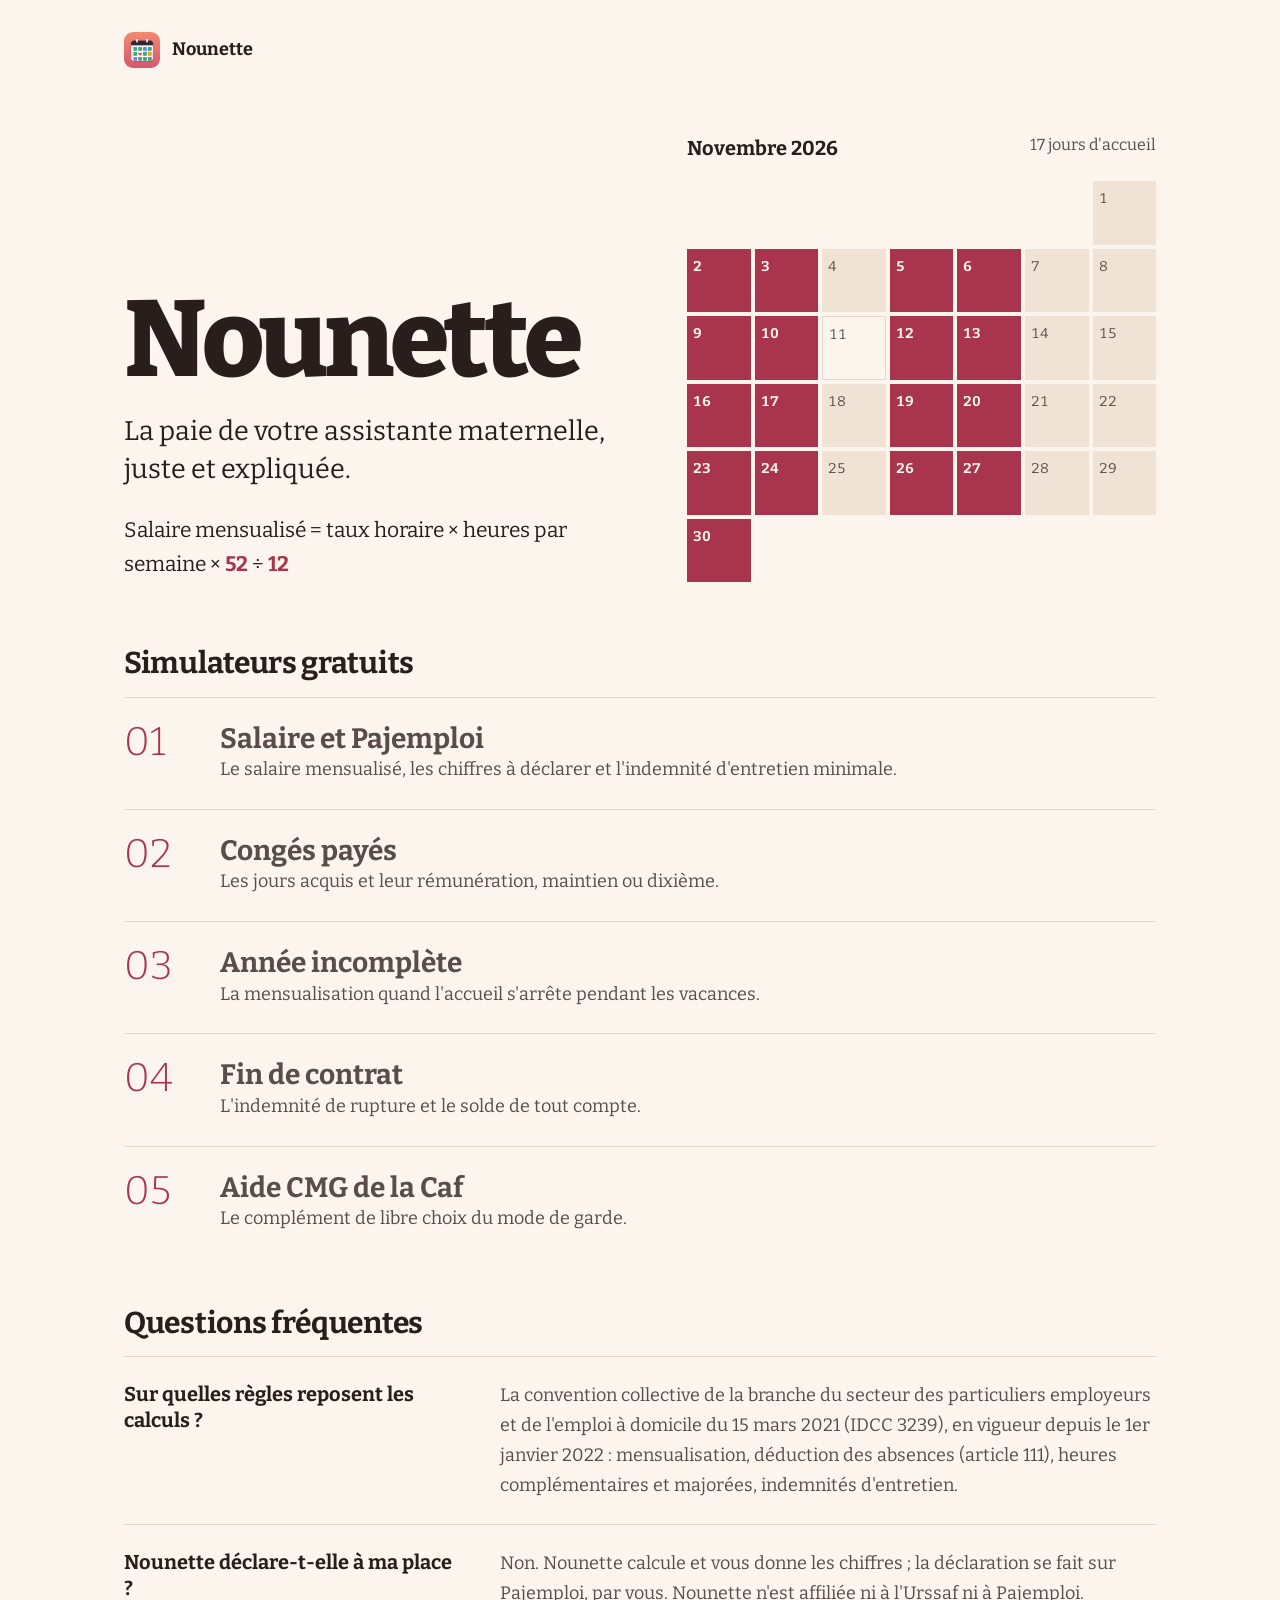
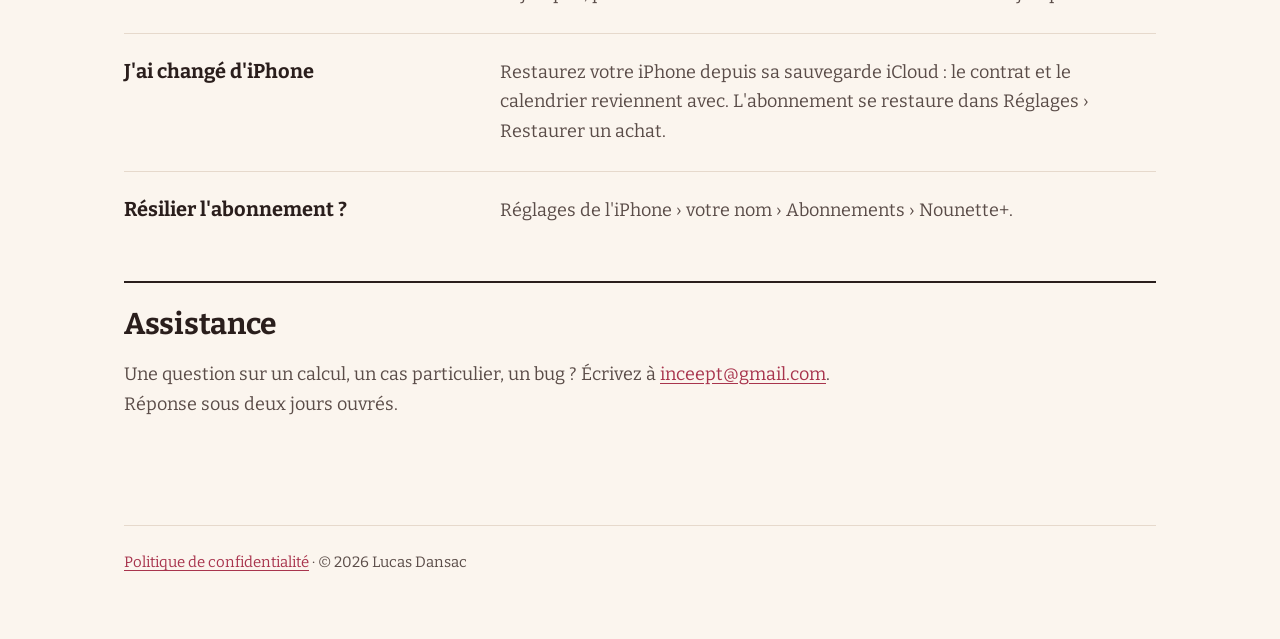
<file: index.html>
<!doctype html>
<html lang="fr"><head><meta charset="utf-8"><meta name="viewport" content="width=device-width,initial-scale=1">
<title>Nounette : assistance</title><meta name="description" content="Nounette, la paie de votre assistante maternelle sur iPhone : salaire mensualisé, Pajemploi, congés, indemnités. Simulateurs gratuits et assistance."><link rel="preload" href="fonts/bitter.woff2" as="font" type="font/woff2" crossorigin><link rel="stylesheet" href="style.css"></head>
<body><main><a class="marque" href="index.html"><img src="icon.png" alt="">Nounette</a>
<div class="haut"><div>
<h1 class="geant">Nounette</h1>
<p class="chapeau">La paie de votre assistante maternelle, juste et expliquée.</p>
<p class="formule">Salaire mensualisé = taux horaire × heures par semaine × <b>52</b> ÷ <b>12</b></p>
</div>
<figure class="mois" aria-label="Exemple : un mois d'accueil, lundi, mardi, jeudi et vendredi"><figcaption>Novembre 2026 <span>17 jours d'accueil</span></figcaption><ol><li class="v" aria-hidden="true"></li><li class="v" aria-hidden="true"></li><li class="v" aria-hidden="true"></li><li class="v" aria-hidden="true"></li><li class="v" aria-hidden="true"></li><li class="v" aria-hidden="true"></li><li>1</li><li class="t">2</li><li class="t">3</li><li>4</li><li class="t">5</li><li class="t">6</li><li>7</li><li>8</li><li class="t">9</li><li class="t">10</li><li class="e" title="11 novembre, férié">11</li><li class="t">12</li><li class="t">13</li><li>14</li><li>15</li><li class="t">16</li><li class="t">17</li><li>18</li><li class="t">19</li><li class="t">20</li><li>21</li><li>22</li><li class="t">23</li><li class="t">24</li><li>25</li><li class="t">26</li><li class="t">27</li><li>28</li><li>29</li><li class="t">30</li></ol></figure>
</div>
<h2>Simulateurs gratuits</h2>
<ul class="outils">
<li><a href="calcul-salaire-assistante-maternelle.html"><span><b>Salaire et Pajemploi</b><span>Le salaire mensualisé, les chiffres à déclarer et l'indemnité d'entretien minimale.</span></span></a></li>
<li><a href="calcul-conges-payes-assistante-maternelle.html"><span><b>Congés payés</b><span>Les jours acquis et leur rémunération, maintien ou dixième.</span></span></a></li>
<li><a href="mensualisation-annee-incomplete-assistante-maternelle.html"><span><b>Année incomplète</b><span>La mensualisation quand l'accueil s'arrête pendant les vacances.</span></span></a></li>
<li><a href="indemnite-rupture-assistante-maternelle.html"><span><b>Fin de contrat</b><span>L'indemnité de rupture et le solde de tout compte.</span></span></a></li>
<li><a href="simulateur-cmg-assistante-maternelle.html"><span><b>Aide CMG de la Caf</b><span>Le complément de libre choix du mode de garde.</span></span></a></li>
</ul>
<h2>Questions fréquentes</h2>
<section class="faq"><h3>Sur quelles règles reposent les calculs ?</h3><p>La convention collective de la branche du secteur des particuliers employeurs et de l'emploi à domicile du 15 mars 2021 (IDCC 3239), en vigueur depuis le 1er janvier 2022 : mensualisation, déduction des absences (article 111), heures complémentaires et majorées, indemnités d'entretien.</p></section>
<section class="faq"><h3>Nounette déclare-t-elle à ma place ?</h3><p>Non. Nounette calcule et vous donne les chiffres ; la déclaration se fait sur Pajemploi, par vous. Nounette n'est affiliée ni à l'Urssaf ni à Pajemploi.</p></section>
<section class="faq"><h3>J'ai changé d'iPhone</h3><p>Restaurez votre iPhone depuis sa sauvegarde iCloud : le contrat et le calendrier reviennent avec. L'abonnement se restaure dans Réglages › Restaurer un achat.</p></section>
<section class="faq"><h3>Résilier l'abonnement ?</h3><p>Réglages de l'iPhone › votre nom › Abonnements › Nounette+.</p></section>
<section class="card"><h2 style="margin-top:0">Assistance</h2><p>Une question sur un calcul, un cas particulier, un bug ? Écrivez à <a href="mailto:inceept@gmail.com?subject=Nounette">inceept@gmail.com</a>. Réponse sous deux jours ouvrés.</p></section>
<footer><a href="confidentialite.html">Politique de confidentialité</a> · © 2026 Lucas Dansac</footer></main></body></html>
</file>
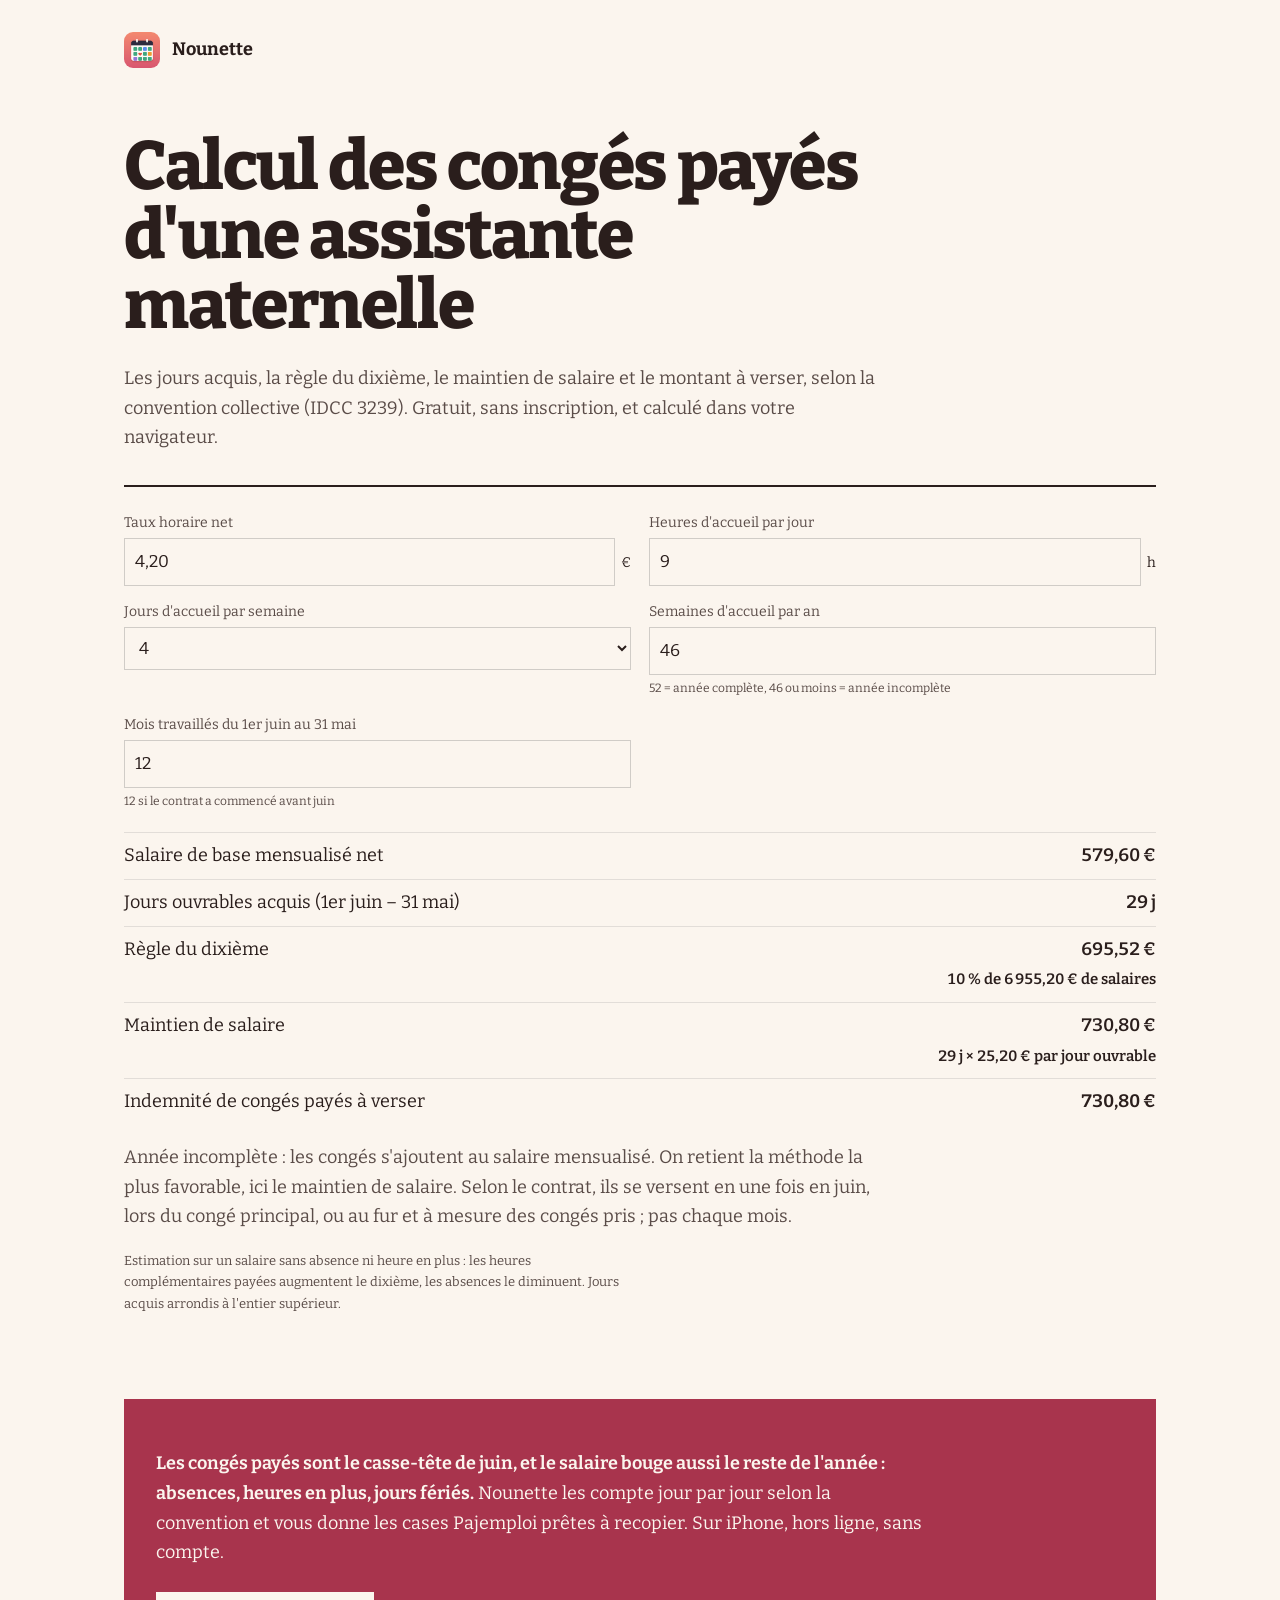
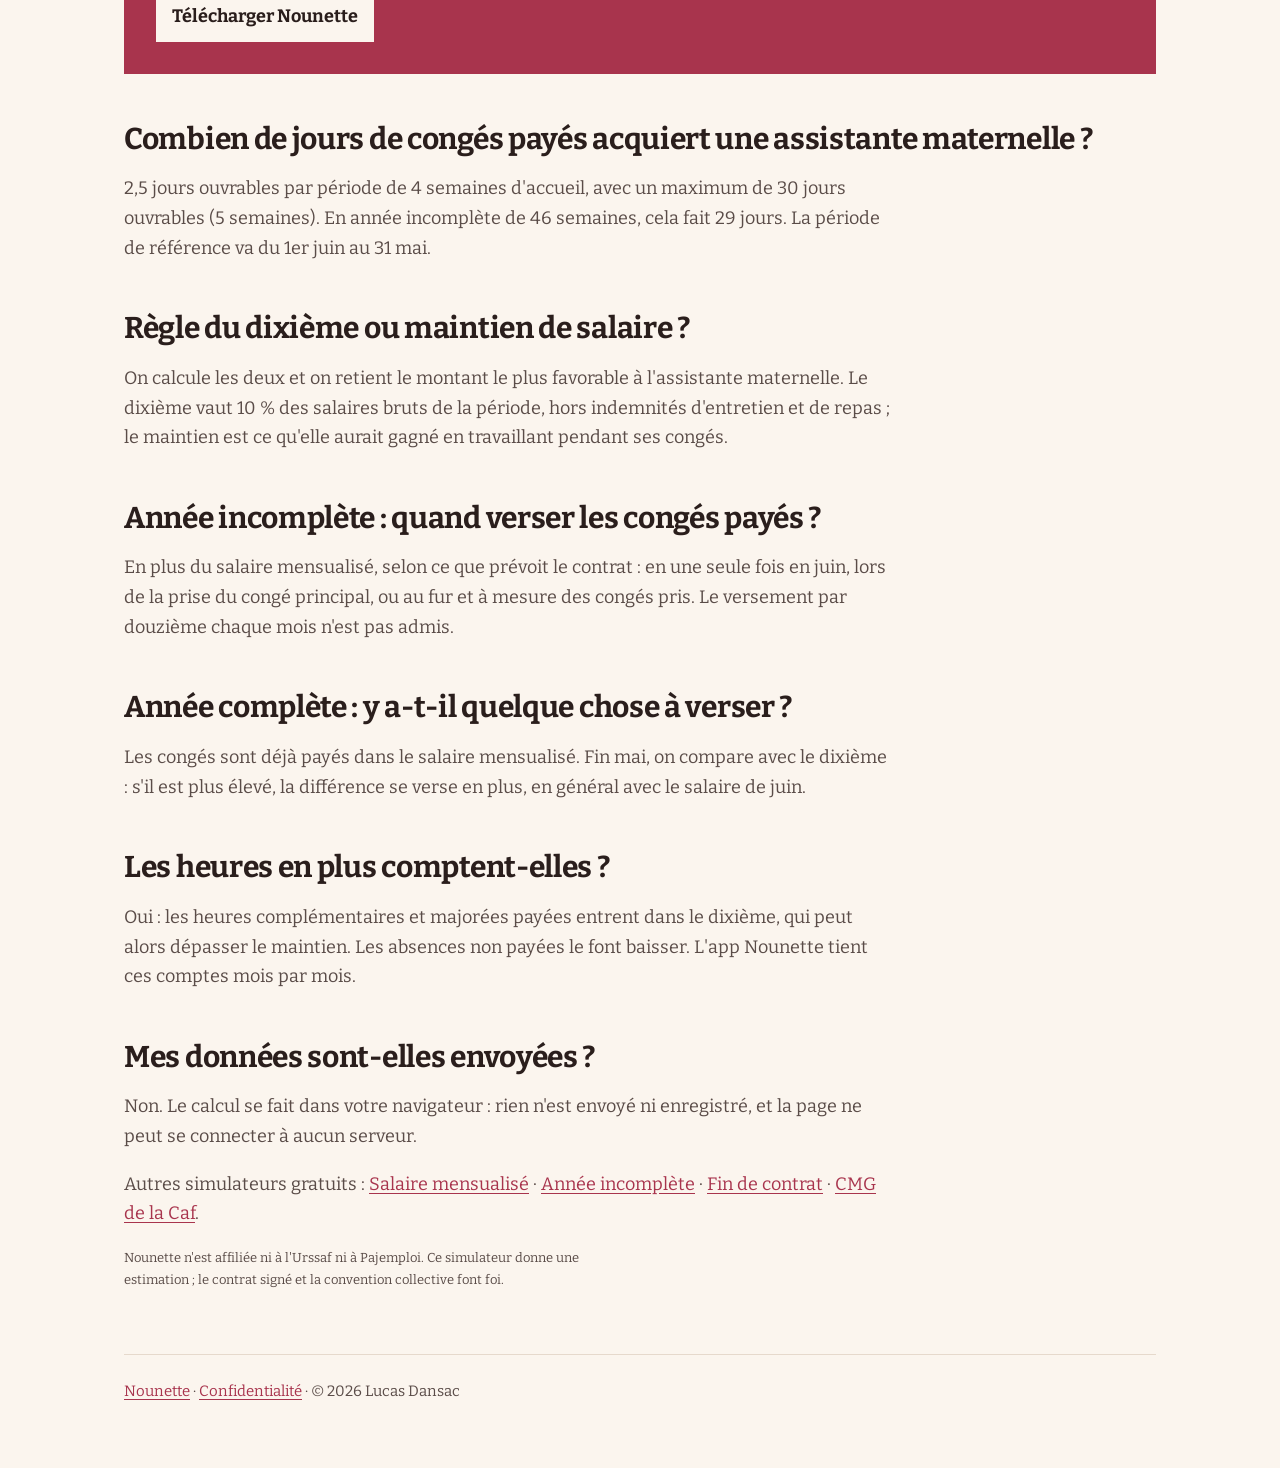
<file: calcul-conges-payes-assistante-maternelle.html>
<!doctype html>
<html lang="fr"><head><meta charset="utf-8"><meta http-equiv="Content-Security-Policy" content="default-src 'self'; script-src 'self'; style-src 'self' 'unsafe-inline'; img-src 'self' data:; connect-src 'none'; object-src 'none'; base-uri 'none'; form-action 'none'"><meta name="referrer" content="no-referrer"><meta name="viewport" content="width=device-width,initial-scale=1">
<title>Congés payés d&#x27;une assistante maternelle 2026 : calcul gratuit (dixième ou maintien) | Nounette</title>
<meta name="description" content="Calculez les congés payés de votre assistante maternelle : jours acquis du 1er juin au 31 mai, règle du dixième, maintien de salaire, montant à verser en année complète ou incomplète. Gratuit, dans votre navigateur.">
<link rel="canonical" href="https://komorebideuxiemedunom.github.io/nounette-app/calcul-conges-payes-assistante-maternelle.html"><link rel="preload" href="fonts/bitter.woff2" as="font" type="font/woff2" crossorigin><link rel="stylesheet" href="style.css"><script src="conges.js" defer></script>
<script type="application/ld+json">{"@context": "https://schema.org", "@type": "WebApplication", "name": "Calcul des congés payés d'une assistante maternelle", "applicationCategory": "FinanceApplication", "operatingSystem": "Web", "offers": {"@type": "Offer", "price": "0", "priceCurrency": "EUR"}, "url": "https://komorebideuxiemedunom.github.io/nounette-app/calcul-conges-payes-assistante-maternelle.html"}</script>
<script type="application/ld+json">{"@context": "https://schema.org", "@type": "FAQPage", "mainEntity": [{"@type": "Question", "name": "Combien de jours de congés payés acquiert une assistante maternelle ?", "acceptedAnswer": {"@type": "Answer", "text": "2,5 jours ouvrables par période de 4 semaines d'accueil, avec un maximum de 30 jours ouvrables (5 semaines). En année incomplète de 46 semaines, cela fait 29 jours. La période de référence va du 1er juin au 31 mai."}}, {"@type": "Question", "name": "Règle du dixième ou maintien de salaire ?", "acceptedAnswer": {"@type": "Answer", "text": "On calcule les deux et on retient le montant le plus favorable à l'assistante maternelle. Le dixième vaut 10 % des salaires bruts de la période, hors indemnités d'entretien et de repas ; le maintien est ce qu'elle aurait gagné en travaillant pendant ses congés."}}, {"@type": "Question", "name": "Année incomplète : quand verser les congés payés ?", "acceptedAnswer": {"@type": "Answer", "text": "En plus du salaire mensualisé, selon ce que prévoit le contrat : en une seule fois en juin, lors de la prise du congé principal, ou au fur et à mesure des congés pris. Le versement par douzième chaque mois n'est pas admis."}}, {"@type": "Question", "name": "Année complète : y a-t-il quelque chose à verser ?", "acceptedAnswer": {"@type": "Answer", "text": "Les congés sont déjà payés dans le salaire mensualisé. Fin mai, on compare avec le dixième : s'il est plus élevé, la différence se verse en plus, en général avec le salaire de juin."}}, {"@type": "Question", "name": "Les heures en plus comptent-elles ?", "acceptedAnswer": {"@type": "Answer", "text": "Oui : les heures complémentaires et majorées payées entrent dans le dixième, qui peut alors dépasser le maintien. Les absences non payées le font baisser. L'app Nounette tient ces comptes mois par mois."}}, {"@type": "Question", "name": "Mes données sont-elles envoyées ?", "acceptedAnswer": {"@type": "Answer", "text": "Non. Le calcul se fait dans votre navigateur : rien n'est envoyé ni enregistré, et la page ne peut se connecter à aucun serveur."}}]}</script></head>
<body><main><a class="marque" href="index.html"><img src="icon.png" alt="">Nounette</a>
<h1>Calcul des congés payés d'une assistante maternelle</h1>
<p>Les jours acquis, la règle du dixième, le maintien de salaire et le montant à verser, selon la convention collective (IDCC 3239). Gratuit, sans inscription, et calculé dans votre navigateur.</p>
<form class="card" id="calcul">
<div class="champs">
<label>Taux horaire net<span><input id="taux" inputmode="decimal" value="4,20"> €</span></label>
<label>Heures d'accueil par jour<span><input id="heures" inputmode="decimal" value="9"> h</span></label>
<label>Jours d'accueil par semaine<span><select id="jours"><option>1</option><option>2</option><option>3</option><option selected>4</option><option>5</option><option>6</option></select></span></label>
<label>Semaines d'accueil par an<span><input id="semaines" type="number" min="1" max="52" value="46"></span><small>52 = année complète, 46 ou moins = année incomplète</small></label>
<label>Mois travaillés du 1er juin au 31 mai<span><input id="mois" type="number" min="1" max="12" value="12"></span><small>12 si le contrat a commencé avant juin</small></label>
</div>
<div id="resultat" aria-live="polite"></div>
</form>
<div class="cta"><p><strong>Les congés payés sont le casse-tête de juin, et le salaire bouge aussi le reste de l'année : absences, heures en plus, jours fériés.</strong> Nounette les compte jour par jour selon la convention et vous donne les cases Pajemploi prêtes à recopier. Sur iPhone, hors ligne, sans compte.</p><a class="btn" href="https://apps.apple.com/fr/app/id6818434305">Télécharger Nounette</a></div>
<h2>Combien de jours de congés payés acquiert une assistante maternelle ?</h2><p>2,5 jours ouvrables par période de 4 semaines d'accueil, avec un maximum de 30 jours ouvrables (5 semaines). En année incomplète de 46 semaines, cela fait 29 jours. La période de référence va du 1er juin au 31 mai.</p><h2>Règle du dixième ou maintien de salaire ?</h2><p>On calcule les deux et on retient le montant le plus favorable à l'assistante maternelle. Le dixième vaut 10 % des salaires bruts de la période, hors indemnités d'entretien et de repas ; le maintien est ce qu'elle aurait gagné en travaillant pendant ses congés.</p><h2>Année incomplète : quand verser les congés payés ?</h2><p>En plus du salaire mensualisé, selon ce que prévoit le contrat : en une seule fois en juin, lors de la prise du congé principal, ou au fur et à mesure des congés pris. Le versement par douzième chaque mois n'est pas admis.</p><h2>Année complète : y a-t-il quelque chose à verser ?</h2><p>Les congés sont déjà payés dans le salaire mensualisé. Fin mai, on compare avec le dixième : s'il est plus élevé, la différence se verse en plus, en général avec le salaire de juin.</p><h2>Les heures en plus comptent-elles ?</h2><p>Oui : les heures complémentaires et majorées payées entrent dans le dixième, qui peut alors dépasser le maintien. Les absences non payées le font baisser. L'app Nounette tient ces comptes mois par mois.</p><h2>Mes données sont-elles envoyées ?</h2><p>Non. Le calcul se fait dans votre navigateur : rien n'est envoyé ni enregistré, et la page ne peut se connecter à aucun serveur.</p>
<p>Autres simulateurs gratuits : <a href="calcul-salaire-assistante-maternelle.html">Salaire mensualisé</a> · <a href="mensualisation-annee-incomplete-assistante-maternelle.html">Année incomplète</a> · <a href="indemnite-rupture-assistante-maternelle.html">Fin de contrat</a> · <a href="simulateur-cmg-assistante-maternelle.html">CMG de la Caf</a>.</p>
<p class="note">Nounette n'est affiliée ni à l'Urssaf ni à Pajemploi. Ce simulateur donne une estimation ; le contrat signé et la convention collective font foi.</p>
<footer><a href="index.html">Nounette</a> · <a href="confidentialite.html">Confidentialité</a> · © 2026 Lucas Dansac</footer></main></body></html>
</file>
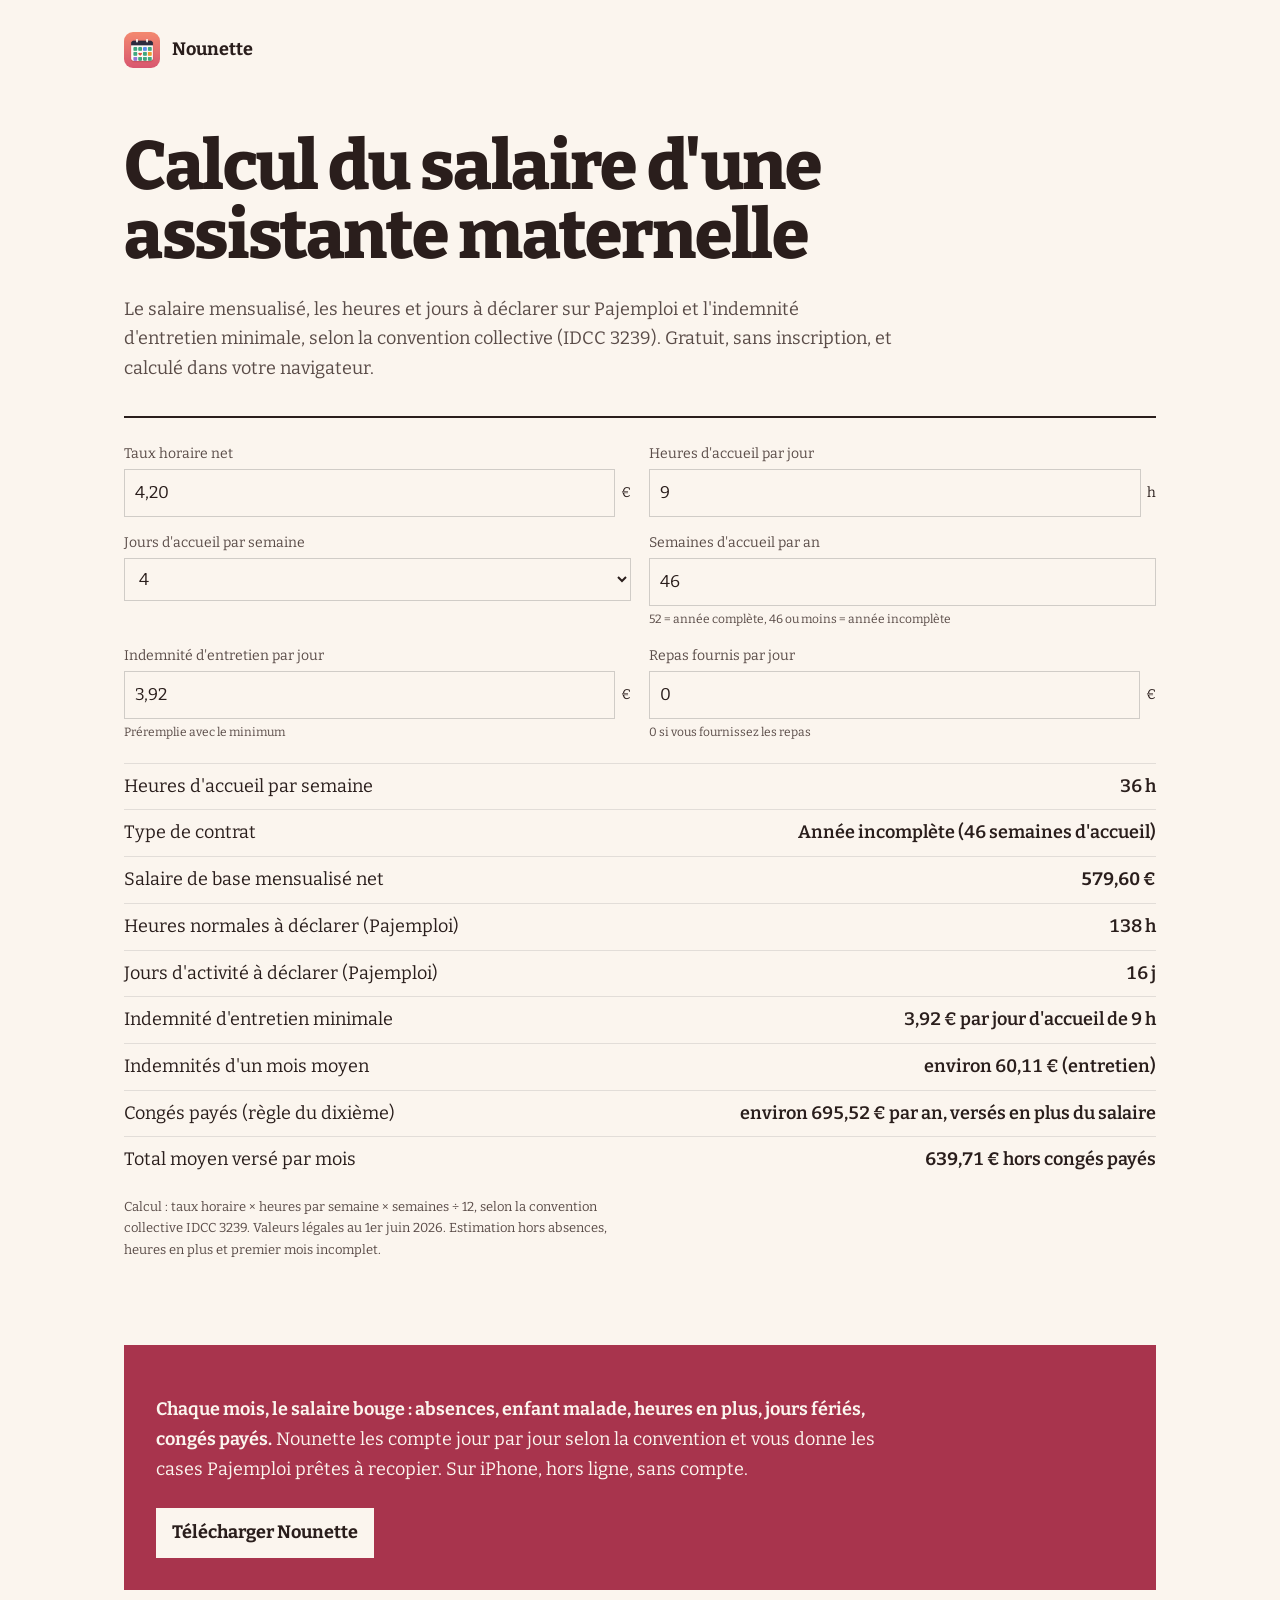
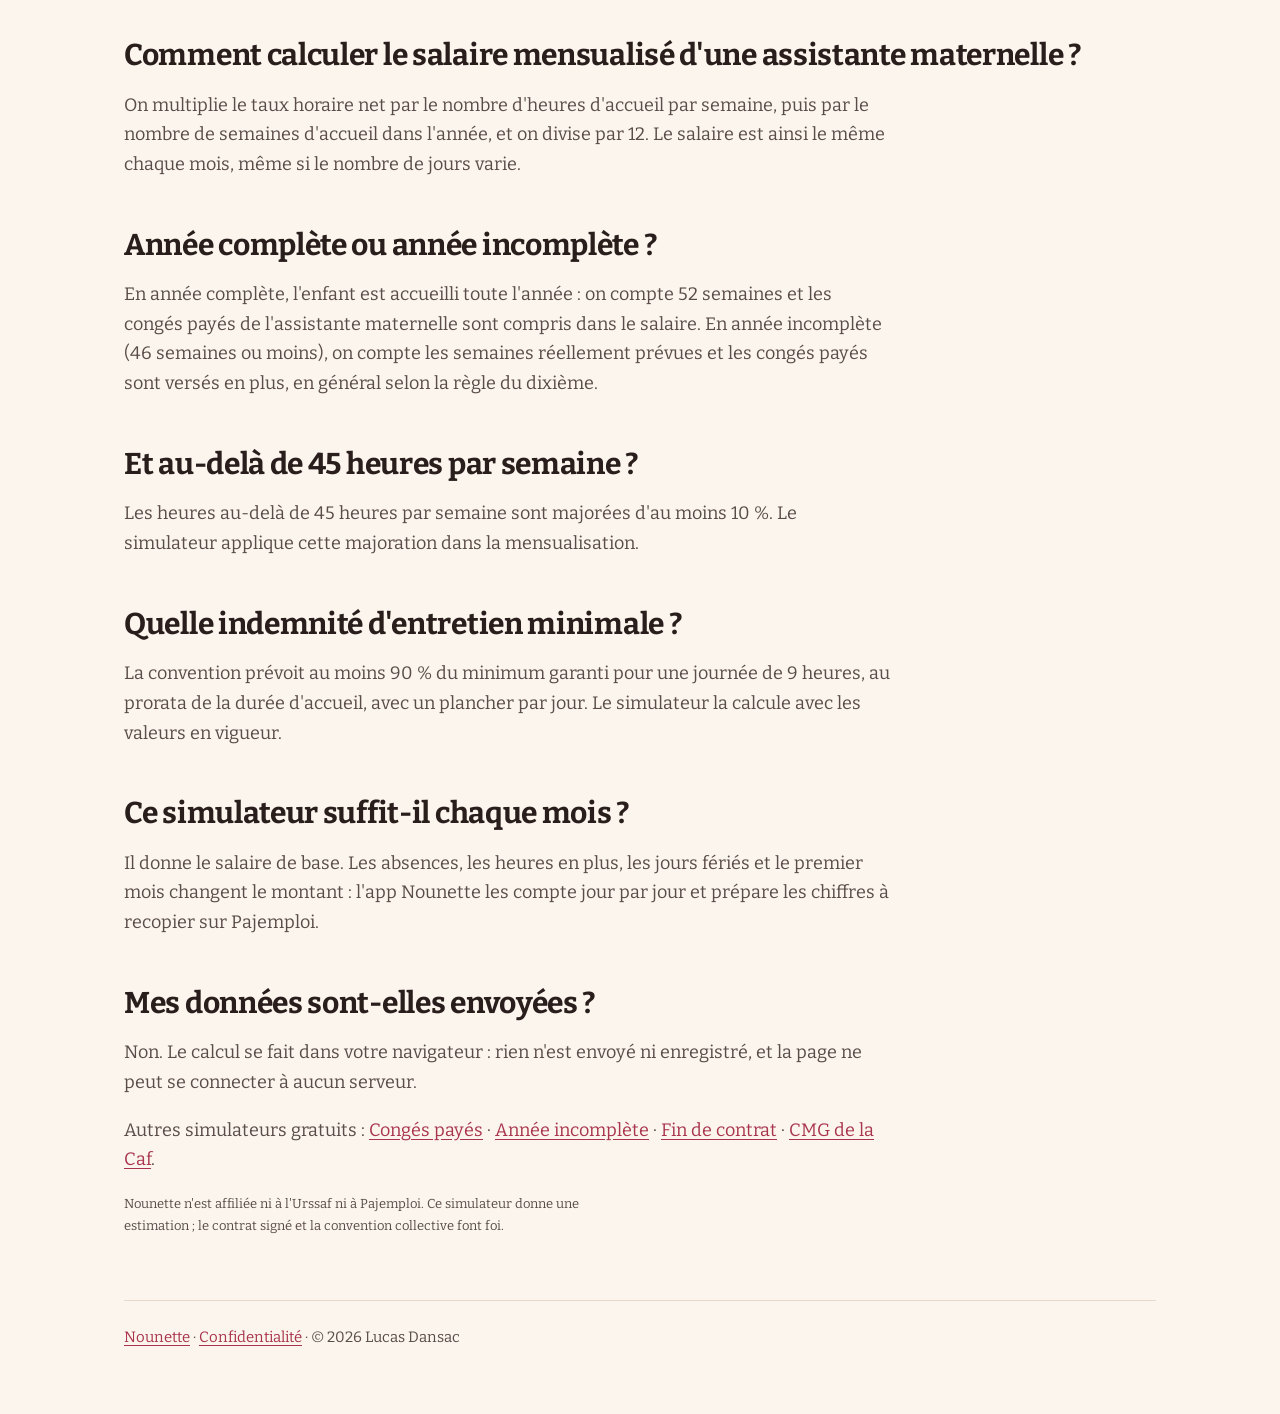
<file: calcul-salaire-assistante-maternelle.html>
<!doctype html>
<html lang="fr"><head><meta charset="utf-8"><meta http-equiv="Content-Security-Policy" content="default-src 'self'; script-src 'self'; style-src 'self' 'unsafe-inline'; img-src 'self' data:; connect-src 'none'; object-src 'none'; base-uri 'none'; form-action 'none'"><meta name="referrer" content="no-referrer"><meta name="viewport" content="width=device-width,initial-scale=1">
<title>Calcul du salaire d'une assistante maternelle 2026 : simulateur gratuit | Nounette</title>
<meta name="description" content="Simulateur gratuit du salaire mensualisé d'une assistante maternelle : année complète ou incomplète, heures majorées, indemnité d'entretien minimale, chiffres Pajemploi. Calcul dans votre navigateur, rien n'est envoyé.">
<link rel="canonical" href="https://komorebideuxiemedunom.github.io/nounette-app/calcul-salaire-assistante-maternelle.html"><link rel="preload" href="fonts/bitter.woff2" as="font" type="font/woff2" crossorigin><link rel="stylesheet" href="style.css"><script src="calcul.js" defer></script>
<script type="application/ld+json">{"@context": "https://schema.org", "@type": "WebApplication", "name": "Simulateur de salaire d'assistante maternelle", "applicationCategory": "FinanceApplication", "operatingSystem": "Web", "offers": {"@type": "Offer", "price": "0", "priceCurrency": "EUR"}, "url": "https://komorebideuxiemedunom.github.io/nounette-app/calcul-salaire-assistante-maternelle.html"}</script>
<script type="application/ld+json">{"@context": "https://schema.org", "@type": "FAQPage", "mainEntity": [{"@type": "Question", "name": "Comment calculer le salaire mensualisé d'une assistante maternelle ?", "acceptedAnswer": {"@type": "Answer", "text": "On multiplie le taux horaire net par le nombre d'heures d'accueil par semaine, puis par le nombre de semaines d'accueil dans l'année, et on divise par 12. Le salaire est ainsi le même chaque mois, même si le nombre de jours varie."}}, {"@type": "Question", "name": "Année complète ou année incomplète ?", "acceptedAnswer": {"@type": "Answer", "text": "En année complète, l'enfant est accueilli toute l'année : on compte 52 semaines et les congés payés de l'assistante maternelle sont compris dans le salaire. En année incomplète (46 semaines ou moins), on compte les semaines réellement prévues et les congés payés sont versés en plus, en général selon la règle du dixième."}}, {"@type": "Question", "name": "Et au-delà de 45 heures par semaine ?", "acceptedAnswer": {"@type": "Answer", "text": "Les heures au-delà de 45 heures par semaine sont majorées d'au moins 10 %. Le simulateur applique cette majoration dans la mensualisation."}}, {"@type": "Question", "name": "Quelle indemnité d'entretien minimale ?", "acceptedAnswer": {"@type": "Answer", "text": "La convention prévoit au moins 90 % du minimum garanti pour une journée de 9 heures, au prorata de la durée d'accueil, avec un plancher par jour. Le simulateur la calcule avec les valeurs en vigueur."}}, {"@type": "Question", "name": "Ce simulateur suffit-il chaque mois ?", "acceptedAnswer": {"@type": "Answer", "text": "Il donne le salaire de base. Les absences, les heures en plus, les jours fériés et le premier mois changent le montant : l'app Nounette les compte jour par jour et prépare les chiffres à recopier sur Pajemploi."}}, {"@type": "Question", "name": "Mes données sont-elles envoyées ?", "acceptedAnswer": {"@type": "Answer", "text": "Non. Le calcul se fait dans votre navigateur : rien n'est envoyé ni enregistré, et la page ne peut se connecter à aucun serveur."}}]}</script></head>
<body><main><a class="marque" href="index.html"><img src="icon.png" alt="">Nounette</a>
<h1>Calcul du salaire d'une assistante maternelle</h1>
<p>Le salaire mensualisé, les heures et jours à déclarer sur Pajemploi et l'indemnité d'entretien minimale, selon la convention collective (IDCC 3239). Gratuit, sans inscription, et calculé dans votre navigateur.</p>
<form class="card" id="calcul">
<div class="champs">
<label>Taux horaire net<span><input id="taux" inputmode="decimal" value="4,20"> €</span></label>
<label>Heures d'accueil par jour<span><input id="heures" inputmode="decimal" value="9"> h</span></label>
<label>Jours d'accueil par semaine<span><select id="jours"><option>1</option><option>2</option><option>3</option><option selected>4</option><option>5</option><option>6</option></select></span></label>
<label>Semaines d'accueil par an<span><input id="semaines" type="number" min="1" max="52" value="46"></span><small>52 = année complète, 46 ou moins = année incomplète</small></label>
<label>Indemnité d'entretien par jour<span><input id="entretien" inputmode="decimal"> €</span><small>Préremplie avec le minimum</small></label>
<label>Repas fournis par jour<span><input id="repas" inputmode="decimal" value="0"> €</span><small>0 si vous fournissez les repas</small></label>
</div>
<div id="resultat" aria-live="polite"></div>
</form>
<div class="cta"><p><strong>Chaque mois, le salaire bouge : absences, enfant malade, heures en plus, jours fériés, congés payés.</strong> Nounette les compte jour par jour selon la convention et vous donne les cases Pajemploi prêtes à recopier. Sur iPhone, hors ligne, sans compte.</p><a class="btn" href="https://apps.apple.com/fr/app/id6818434305">Télécharger Nounette</a></div>
<h2>Comment calculer le salaire mensualisé d'une assistante maternelle ?</h2><p>On multiplie le taux horaire net par le nombre d'heures d'accueil par semaine, puis par le nombre de semaines d'accueil dans l'année, et on divise par 12. Le salaire est ainsi le même chaque mois, même si le nombre de jours varie.</p><h2>Année complète ou année incomplète ?</h2><p>En année complète, l'enfant est accueilli toute l'année : on compte 52 semaines et les congés payés de l'assistante maternelle sont compris dans le salaire. En année incomplète (46 semaines ou moins), on compte les semaines réellement prévues et les congés payés sont versés en plus, en général selon la règle du dixième.</p><h2>Et au-delà de 45 heures par semaine ?</h2><p>Les heures au-delà de 45 heures par semaine sont majorées d'au moins 10 %. Le simulateur applique cette majoration dans la mensualisation.</p><h2>Quelle indemnité d'entretien minimale ?</h2><p>La convention prévoit au moins 90 % du minimum garanti pour une journée de 9 heures, au prorata de la durée d'accueil, avec un plancher par jour. Le simulateur la calcule avec les valeurs en vigueur.</p><h2>Ce simulateur suffit-il chaque mois ?</h2><p>Il donne le salaire de base. Les absences, les heures en plus, les jours fériés et le premier mois changent le montant : l'app Nounette les compte jour par jour et prépare les chiffres à recopier sur Pajemploi.</p><h2>Mes données sont-elles envoyées ?</h2><p>Non. Le calcul se fait dans votre navigateur : rien n'est envoyé ni enregistré, et la page ne peut se connecter à aucun serveur.</p>
<p>Autres simulateurs gratuits : <a href="calcul-conges-payes-assistante-maternelle.html">Congés payés</a> · <a href="mensualisation-annee-incomplete-assistante-maternelle.html">Année incomplète</a> · <a href="indemnite-rupture-assistante-maternelle.html">Fin de contrat</a> · <a href="simulateur-cmg-assistante-maternelle.html">CMG de la Caf</a>.</p>
<p class="note">Nounette n'est affiliée ni à l'Urssaf ni à Pajemploi. Ce simulateur donne une estimation ; le contrat signé et la convention collective font foi.</p>
<footer><a href="index.html">Nounette</a> · <a href="confidentialite.html">Confidentialité</a> · © 2026 Lucas Dansac</footer></main></body></html>
</file>
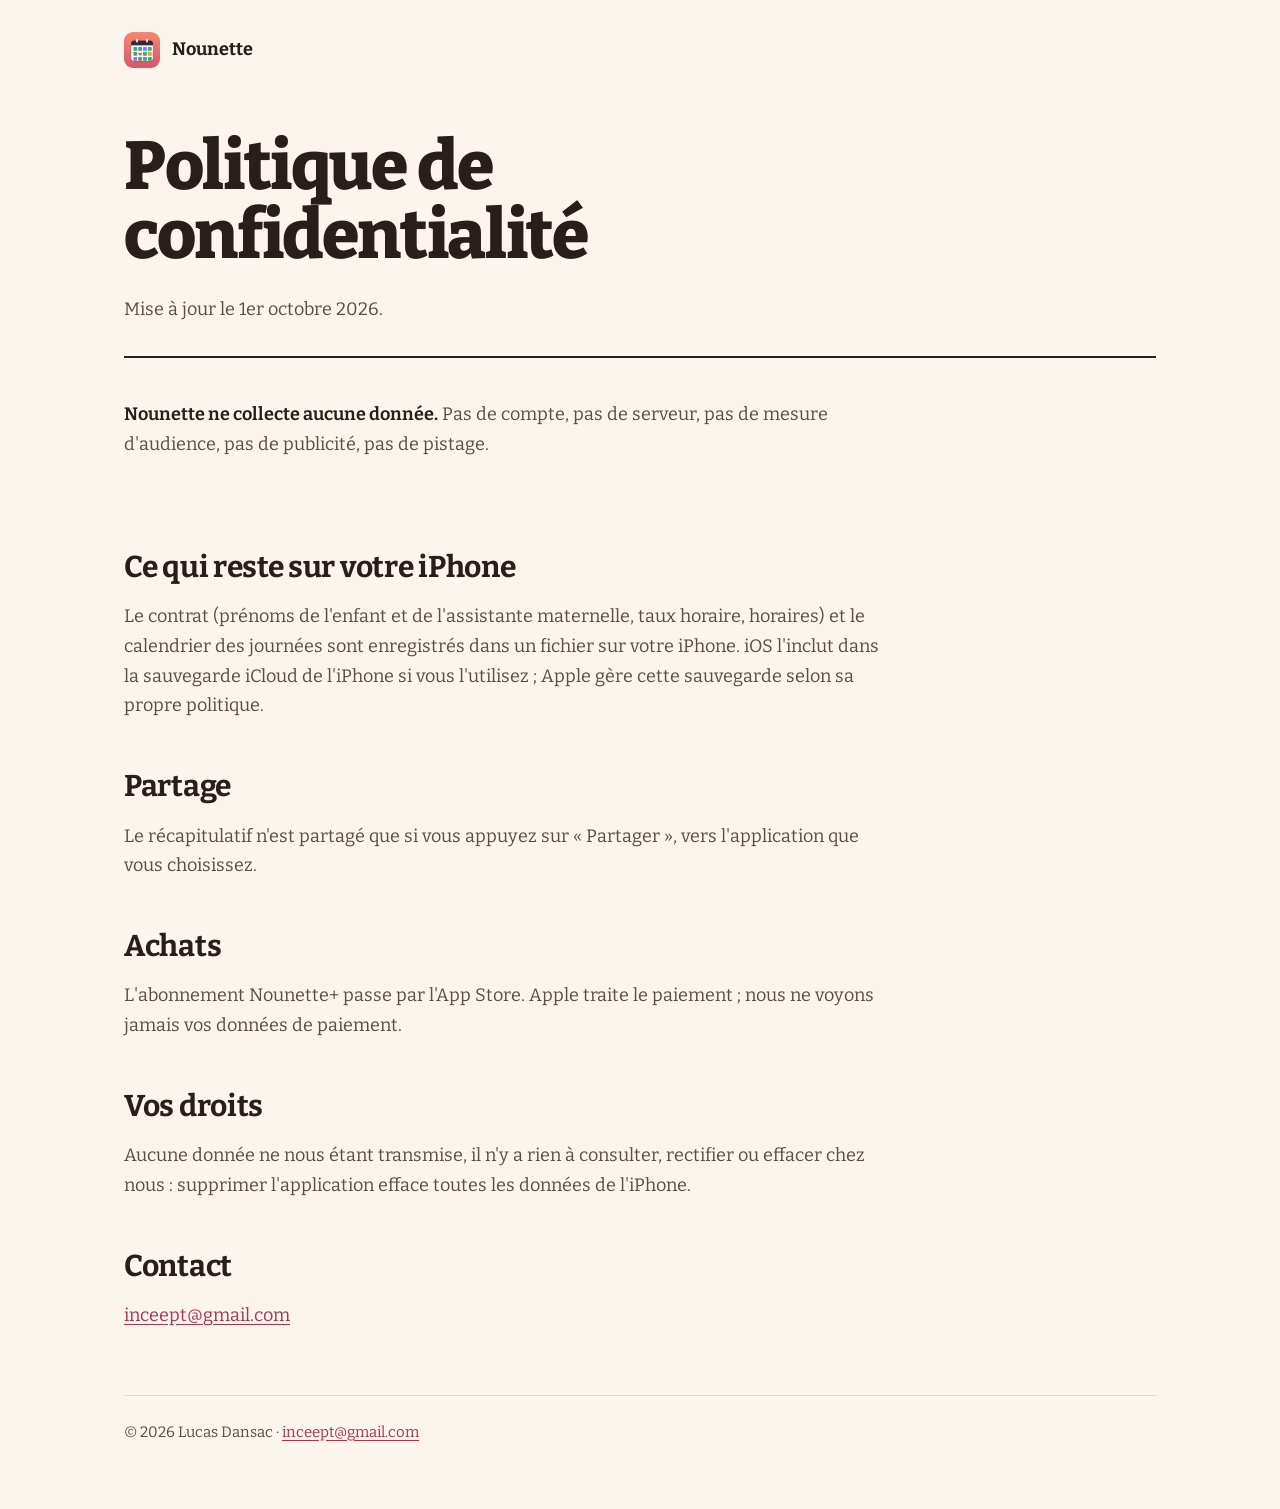
<file: confidentialite.html>
<!doctype html>
<html lang="fr"><head><meta charset="utf-8"><meta name="viewport" content="width=device-width,initial-scale=1">
<title>Nounette : Confidentialité</title><link rel="preload" href="fonts/bitter.woff2" as="font" type="font/woff2" crossorigin><link rel="stylesheet" href="style.css"></head>
<body><main><a class="marque" href="index.html"><img src="icon.png" alt="">Nounette</a>
<h1>Politique de confidentialité</h1><p>Mise à jour le 1er octobre 2026.</p>
<div class="card"><p><strong>Nounette ne collecte aucune donnée.</strong> Pas de compte, pas de serveur, pas de mesure d'audience, pas de publicité, pas de pistage.</p></div>
<h2>Ce qui reste sur votre iPhone</h2><p>Le contrat (prénoms de l'enfant et de l'assistante maternelle, taux horaire, horaires) et le calendrier des journées sont enregistrés dans un fichier sur votre iPhone. iOS l'inclut dans la sauvegarde iCloud de l'iPhone si vous l'utilisez ; Apple gère cette sauvegarde selon sa propre politique.</p>
<h2>Partage</h2><p>Le récapitulatif n'est partagé que si vous appuyez sur « Partager », vers l'application que vous choisissez.</p>
<h2>Achats</h2><p>L'abonnement Nounette+ passe par l'App Store. Apple traite le paiement ; nous ne voyons jamais vos données de paiement.</p>
<h2>Vos droits</h2><p>Aucune donnée ne nous étant transmise, il n'y a rien à consulter, rectifier ou effacer chez nous : supprimer l'application efface toutes les données de l'iPhone.</p>
<h2>Contact</h2><p><a href="mailto:inceept@gmail.com">inceept@gmail.com</a></p><footer>© 2026 Lucas Dansac · <a href="mailto:inceept@gmail.com">inceept@gmail.com</a></footer></main></body></html>
</file>
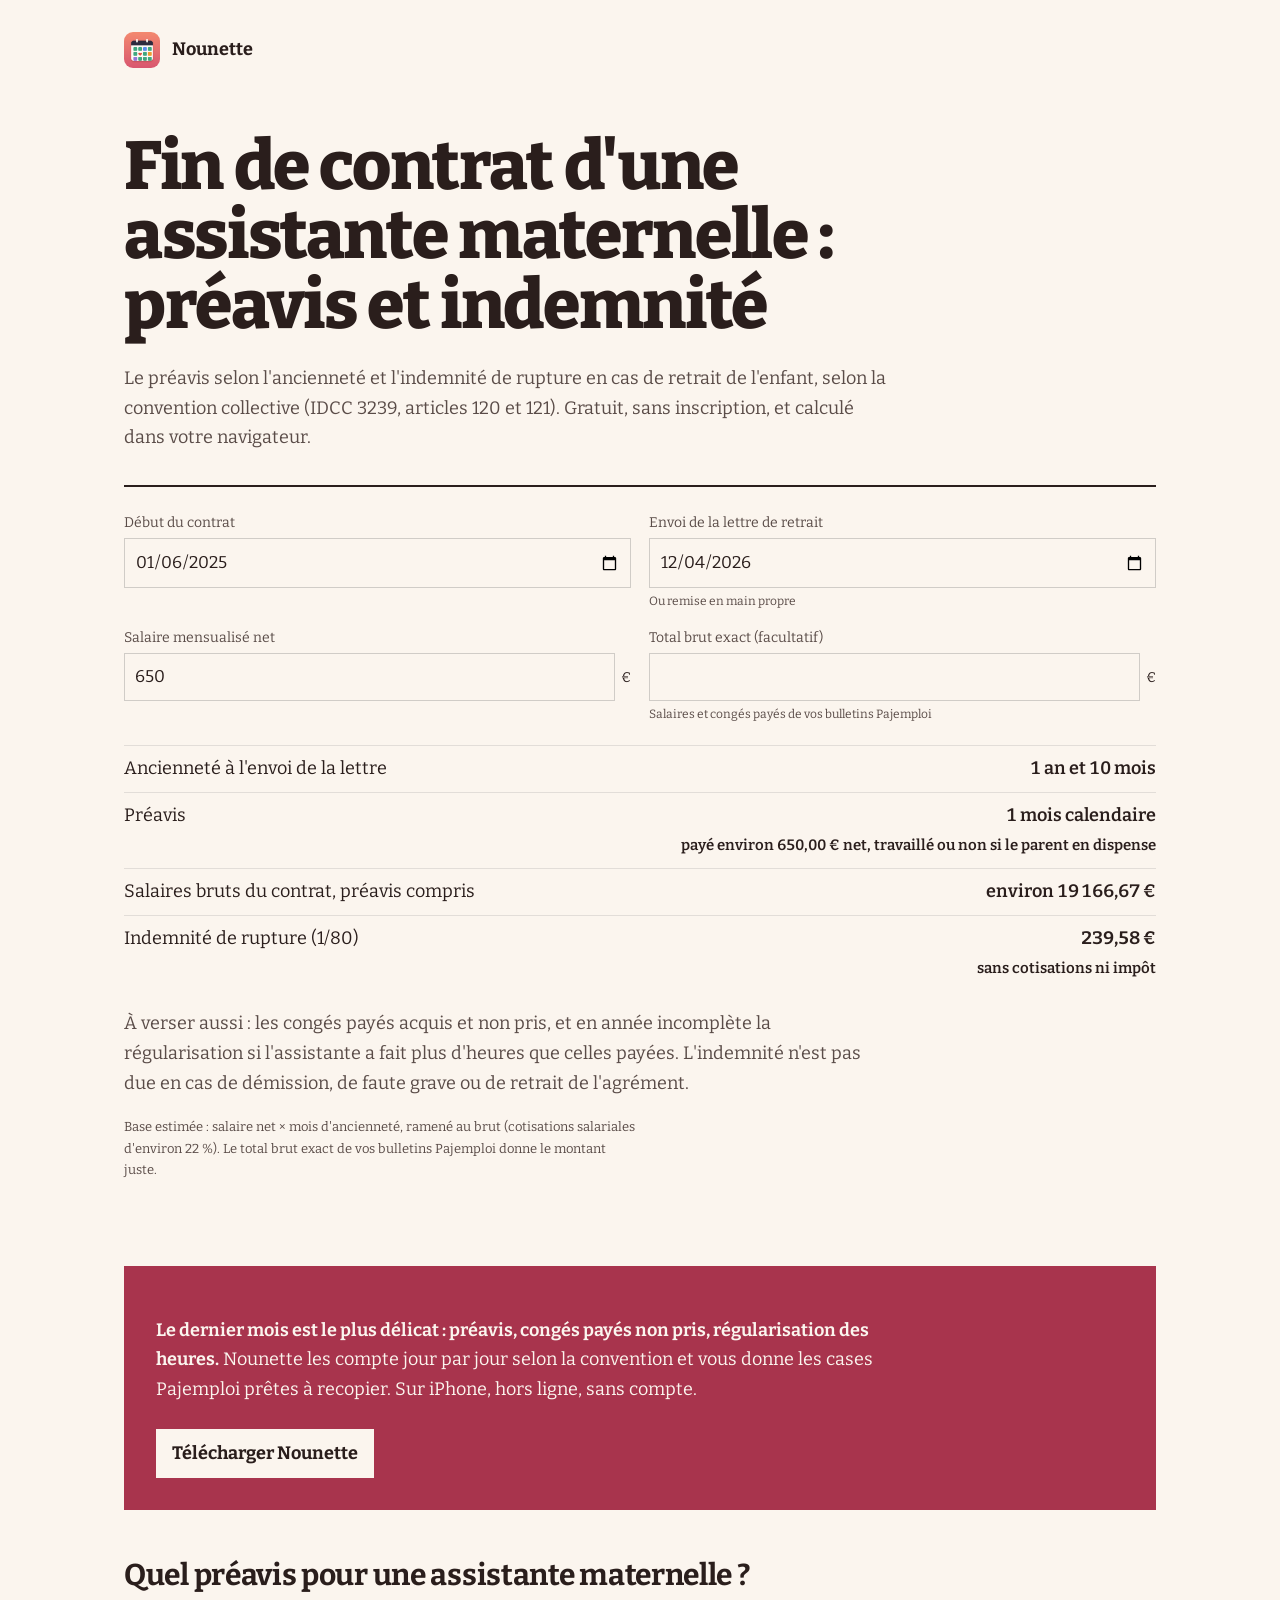
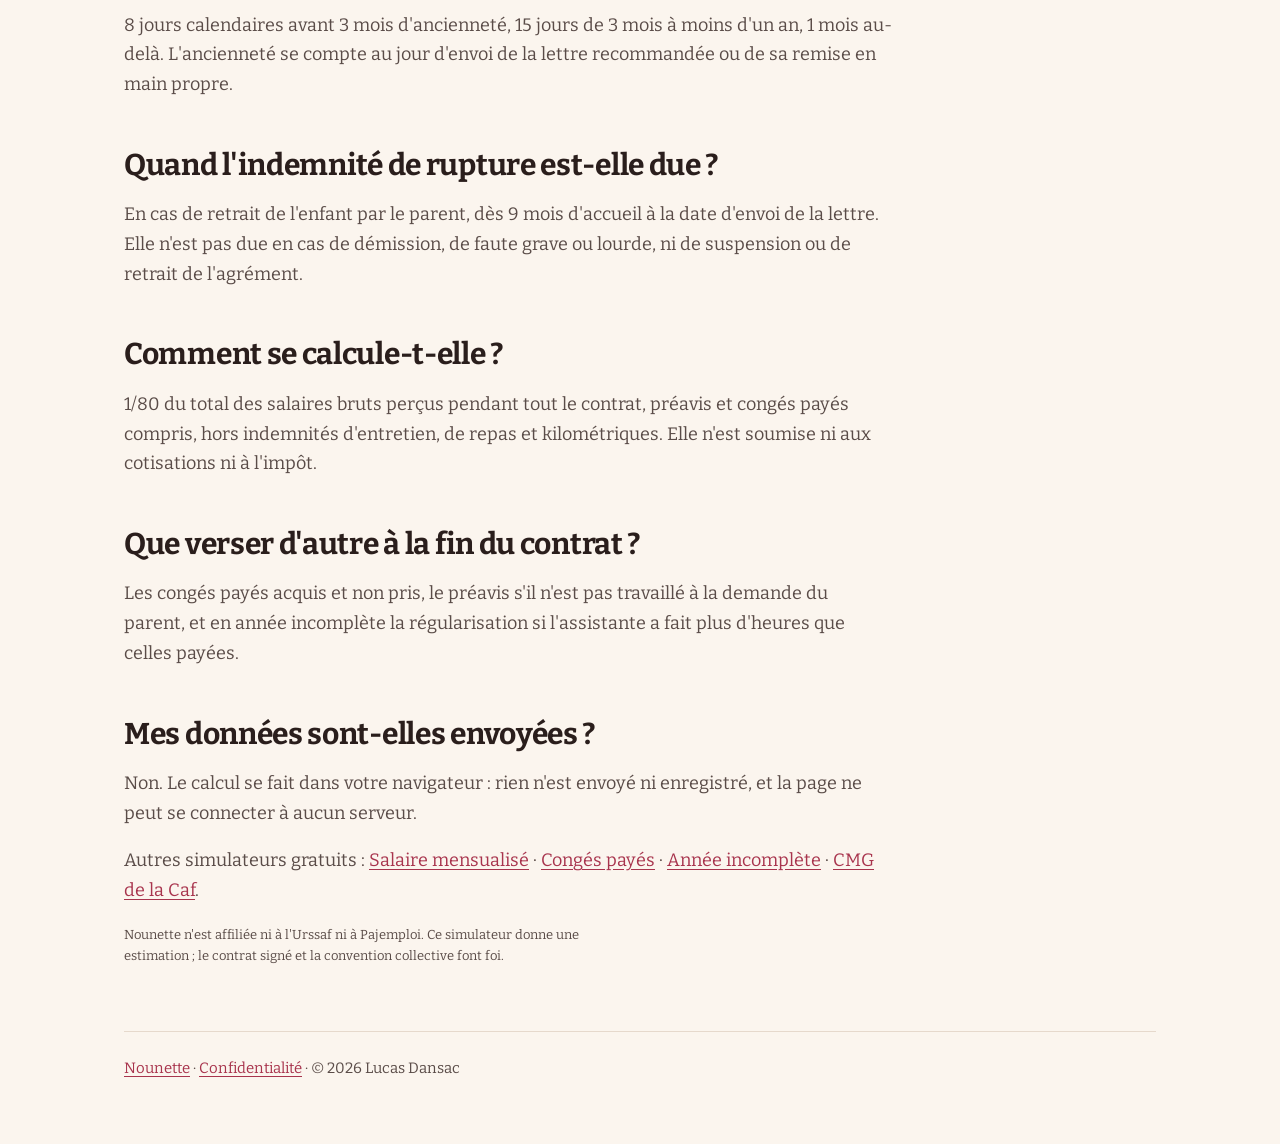
<file: indemnite-rupture-assistante-maternelle.html>
<!doctype html>
<html lang="fr"><head><meta charset="utf-8"><meta http-equiv="Content-Security-Policy" content="default-src 'self'; script-src 'self'; style-src 'self' 'unsafe-inline'; img-src 'self' data:; connect-src 'none'; object-src 'none'; base-uri 'none'; form-action 'none'"><meta name="referrer" content="no-referrer"><meta name="viewport" content="width=device-width,initial-scale=1">
<title>Fin de contrat assistante maternelle : préavis et indemnité de rupture 2026 | Nounette</title>
<meta name="description" content="Retrait de l&#x27;enfant : calculez le préavis (8 jours, 15 jours ou 1 mois) et l&#x27;indemnité de rupture de votre assistante maternelle (1/80 des salaires bruts, dès 9 mois). Simulateur gratuit, dans votre navigateur.">
<link rel="canonical" href="https://komorebideuxiemedunom.github.io/nounette-app/indemnite-rupture-assistante-maternelle.html"><link rel="preload" href="fonts/bitter.woff2" as="font" type="font/woff2" crossorigin><link rel="stylesheet" href="style.css"><script src="rupture.js" defer></script>
<script type="application/ld+json">{"@context": "https://schema.org", "@type": "WebApplication", "name": "Fin de contrat d'une assistante maternelle : préavis et indemnité", "applicationCategory": "FinanceApplication", "operatingSystem": "Web", "offers": {"@type": "Offer", "price": "0", "priceCurrency": "EUR"}, "url": "https://komorebideuxiemedunom.github.io/nounette-app/indemnite-rupture-assistante-maternelle.html"}</script>
<script type="application/ld+json">{"@context": "https://schema.org", "@type": "FAQPage", "mainEntity": [{"@type": "Question", "name": "Quel préavis pour une assistante maternelle ?", "acceptedAnswer": {"@type": "Answer", "text": "8 jours calendaires avant 3 mois d'ancienneté, 15 jours de 3 mois à moins d'un an, 1 mois au-delà. L'ancienneté se compte au jour d'envoi de la lettre recommandée ou de sa remise en main propre."}}, {"@type": "Question", "name": "Quand l'indemnité de rupture est-elle due ?", "acceptedAnswer": {"@type": "Answer", "text": "En cas de retrait de l'enfant par le parent, dès 9 mois d'accueil à la date d'envoi de la lettre. Elle n'est pas due en cas de démission, de faute grave ou lourde, ni de suspension ou de retrait de l'agrément."}}, {"@type": "Question", "name": "Comment se calcule-t-elle ?", "acceptedAnswer": {"@type": "Answer", "text": "1/80 du total des salaires bruts perçus pendant tout le contrat, préavis et congés payés compris, hors indemnités d'entretien, de repas et kilométriques. Elle n'est soumise ni aux cotisations ni à l'impôt."}}, {"@type": "Question", "name": "Que verser d'autre à la fin du contrat ?", "acceptedAnswer": {"@type": "Answer", "text": "Les congés payés acquis et non pris, le préavis s'il n'est pas travaillé à la demande du parent, et en année incomplète la régularisation si l'assistante a fait plus d'heures que celles payées."}}, {"@type": "Question", "name": "Mes données sont-elles envoyées ?", "acceptedAnswer": {"@type": "Answer", "text": "Non. Le calcul se fait dans votre navigateur : rien n'est envoyé ni enregistré, et la page ne peut se connecter à aucun serveur."}}]}</script></head>
<body><main><a class="marque" href="index.html"><img src="icon.png" alt="">Nounette</a>
<h1>Fin de contrat d'une assistante maternelle : préavis et indemnité</h1>
<p>Le préavis selon l'ancienneté et l'indemnité de rupture en cas de retrait de l'enfant, selon la convention collective (IDCC 3239, articles 120 et 121). Gratuit, sans inscription, et calculé dans votre navigateur.</p>
<form class="card" id="calcul">
<div class="champs">
<label>Début du contrat<span><input id="debut" type="date" value="2025-01-06"></span></label>
<label>Envoi de la lettre de retrait<span><input id="lettre" type="date"></span><small>Ou remise en main propre</small></label>
<label>Salaire mensualisé net<span><input id="net" inputmode="decimal" value="650"> €</span></label>
<label>Total brut exact (facultatif)<span><input id="brut" inputmode="decimal" value="">  €</span><small>Salaires et congés payés de vos bulletins Pajemploi</small></label>
</div>
<div id="resultat" aria-live="polite"></div>
</form>
<div class="cta"><p><strong>Le dernier mois est le plus délicat : préavis, congés payés non pris, régularisation des heures.</strong> Nounette les compte jour par jour selon la convention et vous donne les cases Pajemploi prêtes à recopier. Sur iPhone, hors ligne, sans compte.</p><a class="btn" href="https://apps.apple.com/fr/app/id6818434305">Télécharger Nounette</a></div>
<h2>Quel préavis pour une assistante maternelle ?</h2><p>8 jours calendaires avant 3 mois d'ancienneté, 15 jours de 3 mois à moins d'un an, 1 mois au-delà. L'ancienneté se compte au jour d'envoi de la lettre recommandée ou de sa remise en main propre.</p><h2>Quand l'indemnité de rupture est-elle due ?</h2><p>En cas de retrait de l'enfant par le parent, dès 9 mois d'accueil à la date d'envoi de la lettre. Elle n'est pas due en cas de démission, de faute grave ou lourde, ni de suspension ou de retrait de l'agrément.</p><h2>Comment se calcule-t-elle ?</h2><p>1/80 du total des salaires bruts perçus pendant tout le contrat, préavis et congés payés compris, hors indemnités d'entretien, de repas et kilométriques. Elle n'est soumise ni aux cotisations ni à l'impôt.</p><h2>Que verser d'autre à la fin du contrat ?</h2><p>Les congés payés acquis et non pris, le préavis s'il n'est pas travaillé à la demande du parent, et en année incomplète la régularisation si l'assistante a fait plus d'heures que celles payées.</p><h2>Mes données sont-elles envoyées ?</h2><p>Non. Le calcul se fait dans votre navigateur : rien n'est envoyé ni enregistré, et la page ne peut se connecter à aucun serveur.</p>
<p>Autres simulateurs gratuits : <a href="calcul-salaire-assistante-maternelle.html">Salaire mensualisé</a> · <a href="calcul-conges-payes-assistante-maternelle.html">Congés payés</a> · <a href="mensualisation-annee-incomplete-assistante-maternelle.html">Année incomplète</a> · <a href="simulateur-cmg-assistante-maternelle.html">CMG de la Caf</a>.</p>
<p class="note">Nounette n'est affiliée ni à l'Urssaf ni à Pajemploi. Ce simulateur donne une estimation ; le contrat signé et la convention collective font foi.</p>
<footer><a href="index.html">Nounette</a> · <a href="confidentialite.html">Confidentialité</a> · © 2026 Lucas Dansac</footer></main></body></html>
</file>
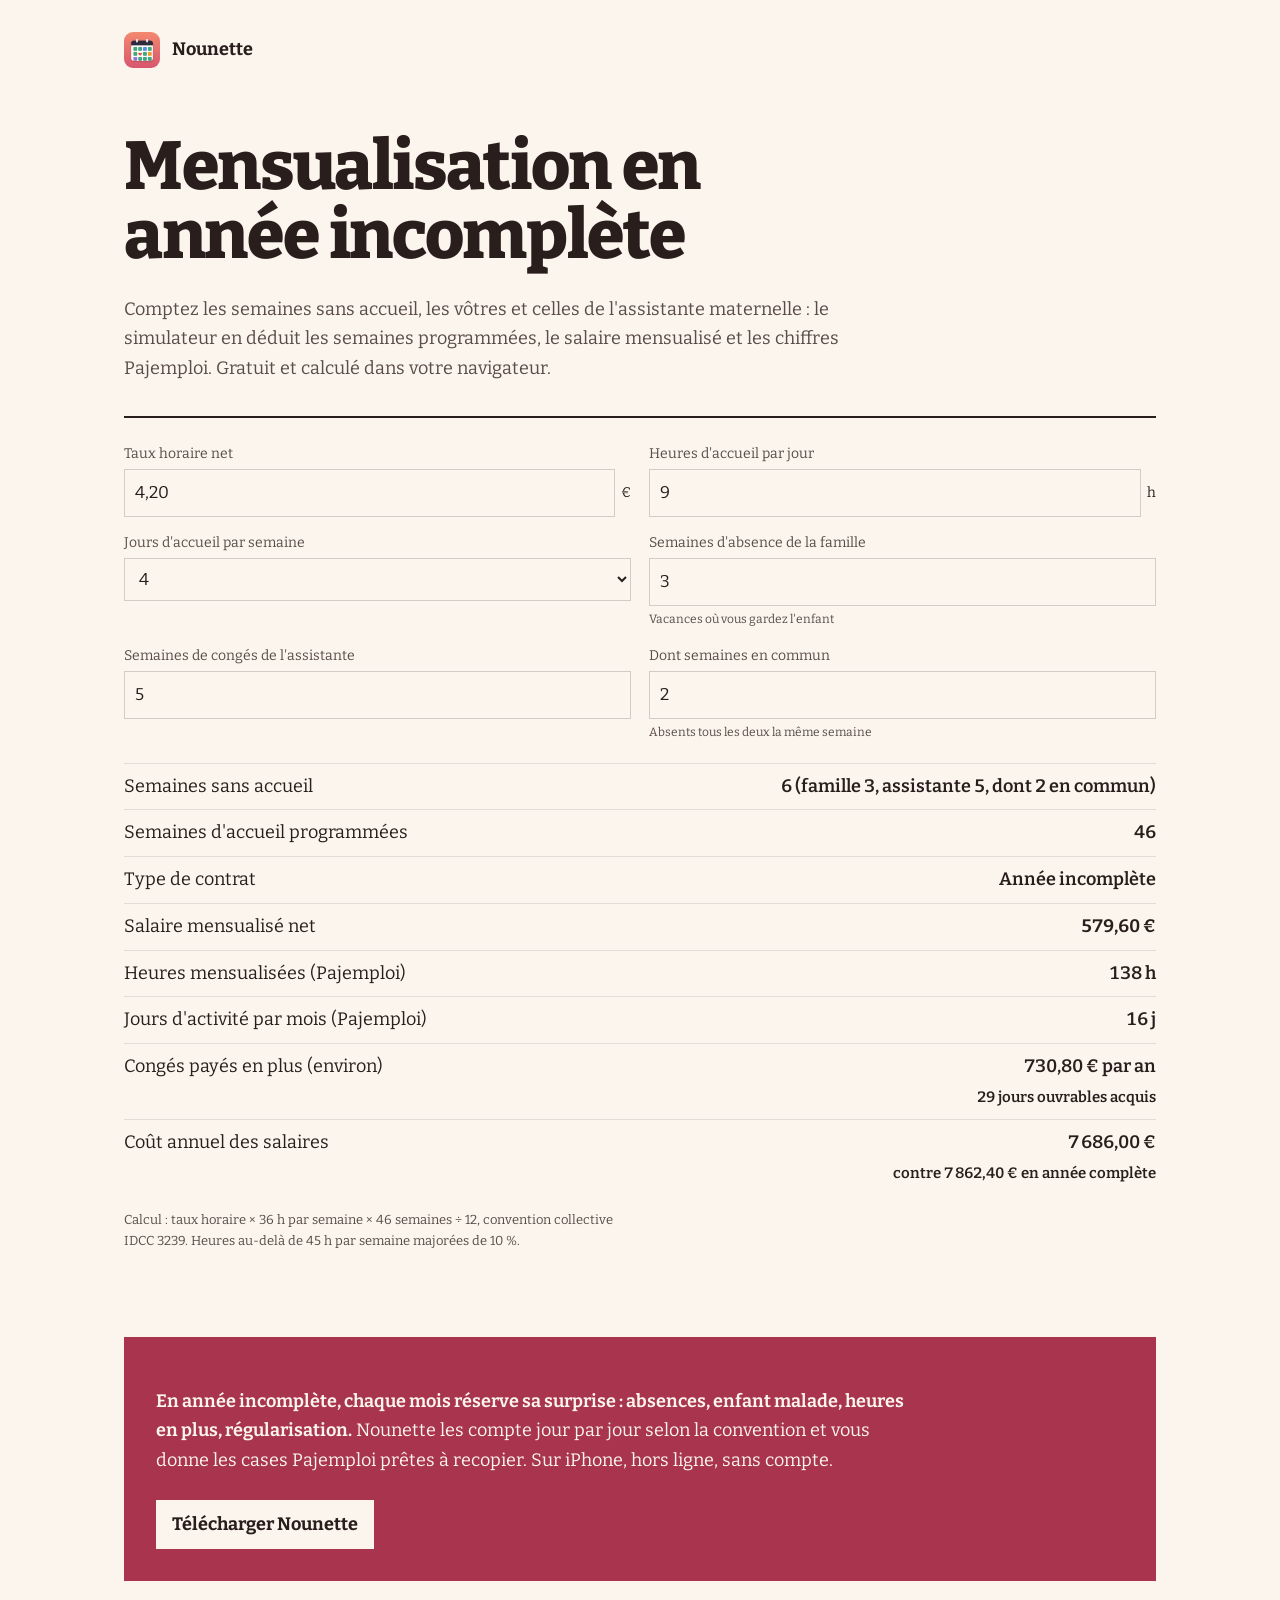
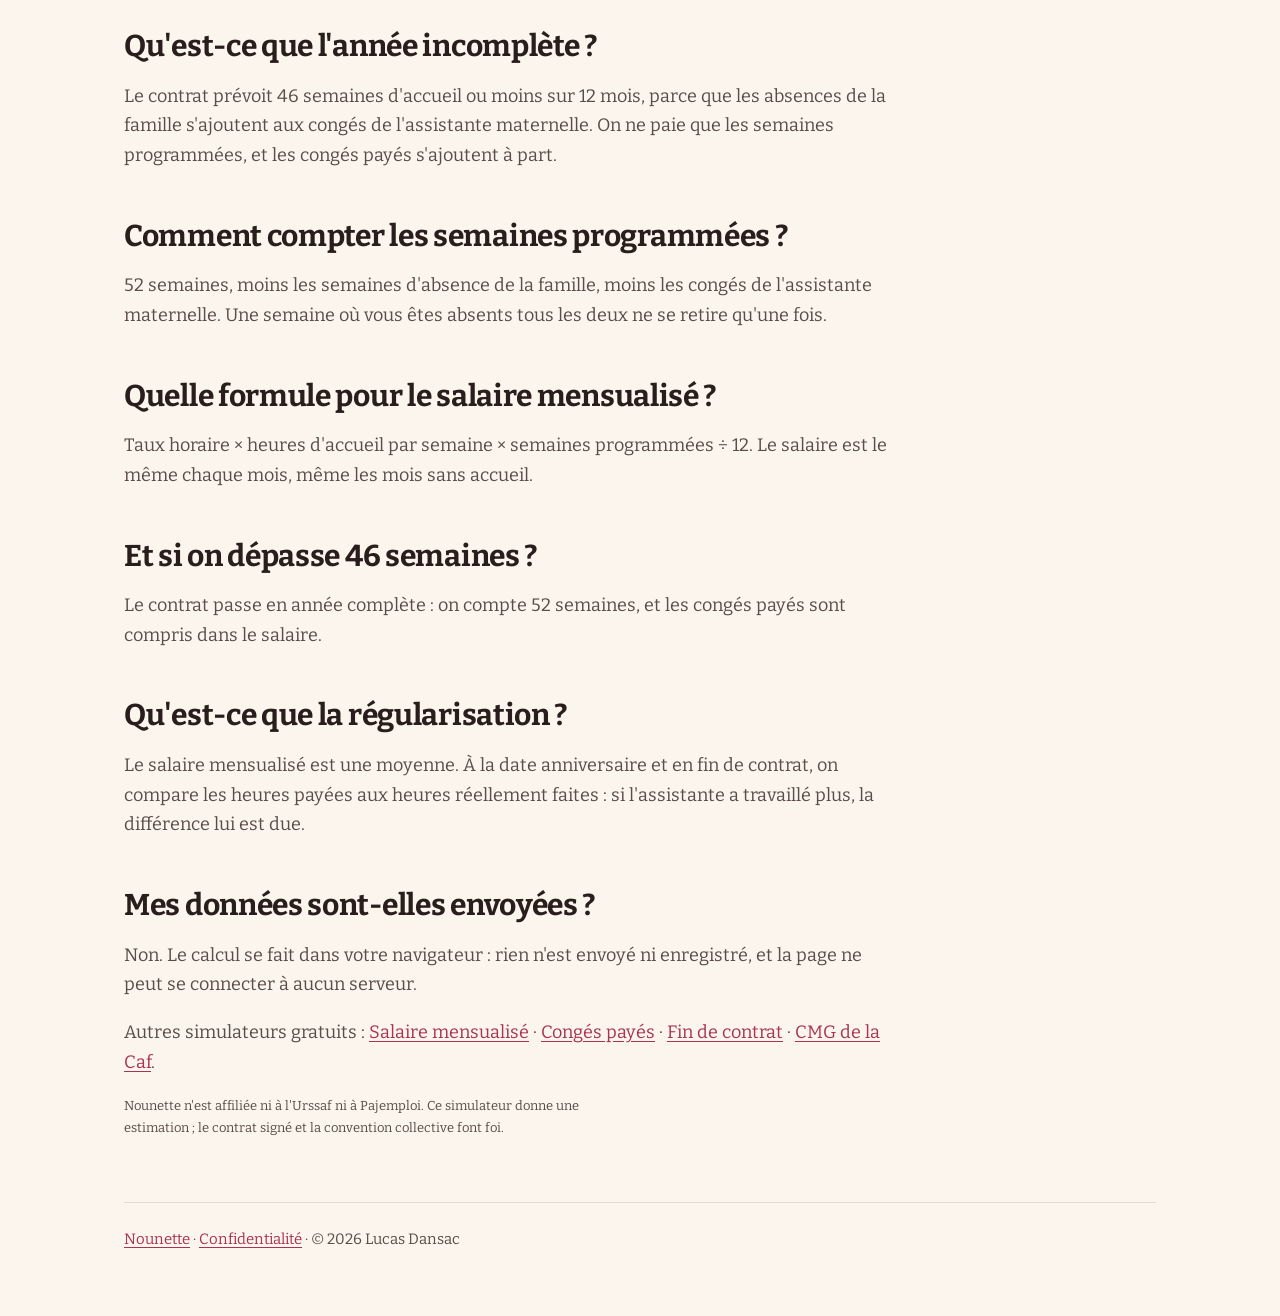
<file: mensualisation-annee-incomplete-assistante-maternelle.html>
<!doctype html>
<html lang="fr"><head><meta charset="utf-8"><meta http-equiv="Content-Security-Policy" content="default-src 'self'; script-src 'self'; style-src 'self' 'unsafe-inline'; img-src 'self' data:; connect-src 'none'; object-src 'none'; base-uri 'none'; form-action 'none'"><meta name="referrer" content="no-referrer"><meta name="viewport" content="width=device-width,initial-scale=1">
<title>Année incomplète assistante maternelle : calcul de la mensualisation 2026 | Nounette</title>
<meta name="description" content="Calculez le salaire mensualisé de votre assistante maternelle en année incomplète à partir de vos semaines d&#x27;absence et des siennes : semaines programmées, heures et jours Pajemploi, congés payés en plus. Gratuit.">
<link rel="canonical" href="https://komorebideuxiemedunom.github.io/nounette-app/mensualisation-annee-incomplete-assistante-maternelle.html"><link rel="preload" href="fonts/bitter.woff2" as="font" type="font/woff2" crossorigin><link rel="stylesheet" href="style.css"><script src="annee-incomplete.js" defer></script>
<script type="application/ld+json">{"@context": "https://schema.org", "@type": "WebApplication", "name": "Mensualisation en année incomplète", "applicationCategory": "FinanceApplication", "operatingSystem": "Web", "offers": {"@type": "Offer", "price": "0", "priceCurrency": "EUR"}, "url": "https://komorebideuxiemedunom.github.io/nounette-app/mensualisation-annee-incomplete-assistante-maternelle.html"}</script>
<script type="application/ld+json">{"@context": "https://schema.org", "@type": "FAQPage", "mainEntity": [{"@type": "Question", "name": "Qu'est-ce que l'année incomplète ?", "acceptedAnswer": {"@type": "Answer", "text": "Le contrat prévoit 46 semaines d'accueil ou moins sur 12 mois, parce que les absences de la famille s'ajoutent aux congés de l'assistante maternelle. On ne paie que les semaines programmées, et les congés payés s'ajoutent à part."}}, {"@type": "Question", "name": "Comment compter les semaines programmées ?", "acceptedAnswer": {"@type": "Answer", "text": "52 semaines, moins les semaines d'absence de la famille, moins les congés de l'assistante maternelle. Une semaine où vous êtes absents tous les deux ne se retire qu'une fois."}}, {"@type": "Question", "name": "Quelle formule pour le salaire mensualisé ?", "acceptedAnswer": {"@type": "Answer", "text": "Taux horaire × heures d'accueil par semaine × semaines programmées ÷ 12. Le salaire est le même chaque mois, même les mois sans accueil."}}, {"@type": "Question", "name": "Et si on dépasse 46 semaines ?", "acceptedAnswer": {"@type": "Answer", "text": "Le contrat passe en année complète : on compte 52 semaines, et les congés payés sont compris dans le salaire."}}, {"@type": "Question", "name": "Qu'est-ce que la régularisation ?", "acceptedAnswer": {"@type": "Answer", "text": "Le salaire mensualisé est une moyenne. À la date anniversaire et en fin de contrat, on compare les heures payées aux heures réellement faites : si l'assistante a travaillé plus, la différence lui est due."}}, {"@type": "Question", "name": "Mes données sont-elles envoyées ?", "acceptedAnswer": {"@type": "Answer", "text": "Non. Le calcul se fait dans votre navigateur : rien n'est envoyé ni enregistré, et la page ne peut se connecter à aucun serveur."}}]}</script></head>
<body><main><a class="marque" href="index.html"><img src="icon.png" alt="">Nounette</a>
<h1>Mensualisation en année incomplète</h1>
<p>Comptez les semaines sans accueil, les vôtres et celles de l'assistante maternelle : le simulateur en déduit les semaines programmées, le salaire mensualisé et les chiffres Pajemploi. Gratuit et calculé dans votre navigateur.</p>
<form class="card" id="calcul">
<div class="champs">
<label>Taux horaire net<span><input id="taux" inputmode="decimal" value="4,20"> €</span></label>
<label>Heures d'accueil par jour<span><input id="heures" inputmode="decimal" value="9"> h</span></label>
<label>Jours d'accueil par semaine<span><select id="jours"><option>1</option><option>2</option><option>3</option><option selected>4</option><option>5</option><option>6</option></select></span></label>
<label>Semaines d'absence de la famille<span><input id="absFamille" type="number" min="0" max="52" value="3"></span><small>Vacances où vous gardez l'enfant</small></label>
<label>Semaines de congés de l'assistante<span><input id="absAssmat" type="number" min="0" max="52" value="5"></span></label>
<label>Dont semaines en commun<span><input id="communes" type="number" min="0" max="52" value="2"></span><small>Absents tous les deux la même semaine</small></label>
</div>
<div id="resultat" aria-live="polite"></div>
</form>
<div class="cta"><p><strong>En année incomplète, chaque mois réserve sa surprise : absences, enfant malade, heures en plus, régularisation.</strong> Nounette les compte jour par jour selon la convention et vous donne les cases Pajemploi prêtes à recopier. Sur iPhone, hors ligne, sans compte.</p><a class="btn" href="https://apps.apple.com/fr/app/id6818434305">Télécharger Nounette</a></div>
<h2>Qu'est-ce que l'année incomplète ?</h2><p>Le contrat prévoit 46 semaines d'accueil ou moins sur 12 mois, parce que les absences de la famille s'ajoutent aux congés de l'assistante maternelle. On ne paie que les semaines programmées, et les congés payés s'ajoutent à part.</p><h2>Comment compter les semaines programmées ?</h2><p>52 semaines, moins les semaines d'absence de la famille, moins les congés de l'assistante maternelle. Une semaine où vous êtes absents tous les deux ne se retire qu'une fois.</p><h2>Quelle formule pour le salaire mensualisé ?</h2><p>Taux horaire × heures d'accueil par semaine × semaines programmées ÷ 12. Le salaire est le même chaque mois, même les mois sans accueil.</p><h2>Et si on dépasse 46 semaines ?</h2><p>Le contrat passe en année complète : on compte 52 semaines, et les congés payés sont compris dans le salaire.</p><h2>Qu'est-ce que la régularisation ?</h2><p>Le salaire mensualisé est une moyenne. À la date anniversaire et en fin de contrat, on compare les heures payées aux heures réellement faites : si l'assistante a travaillé plus, la différence lui est due.</p><h2>Mes données sont-elles envoyées ?</h2><p>Non. Le calcul se fait dans votre navigateur : rien n'est envoyé ni enregistré, et la page ne peut se connecter à aucun serveur.</p>
<p>Autres simulateurs gratuits : <a href="calcul-salaire-assistante-maternelle.html">Salaire mensualisé</a> · <a href="calcul-conges-payes-assistante-maternelle.html">Congés payés</a> · <a href="indemnite-rupture-assistante-maternelle.html">Fin de contrat</a> · <a href="simulateur-cmg-assistante-maternelle.html">CMG de la Caf</a>.</p>
<p class="note">Nounette n'est affiliée ni à l'Urssaf ni à Pajemploi. Ce simulateur donne une estimation ; le contrat signé et la convention collective font foi.</p>
<footer><a href="index.html">Nounette</a> · <a href="confidentialite.html">Confidentialité</a> · © 2026 Lucas Dansac</footer></main></body></html>
</file>
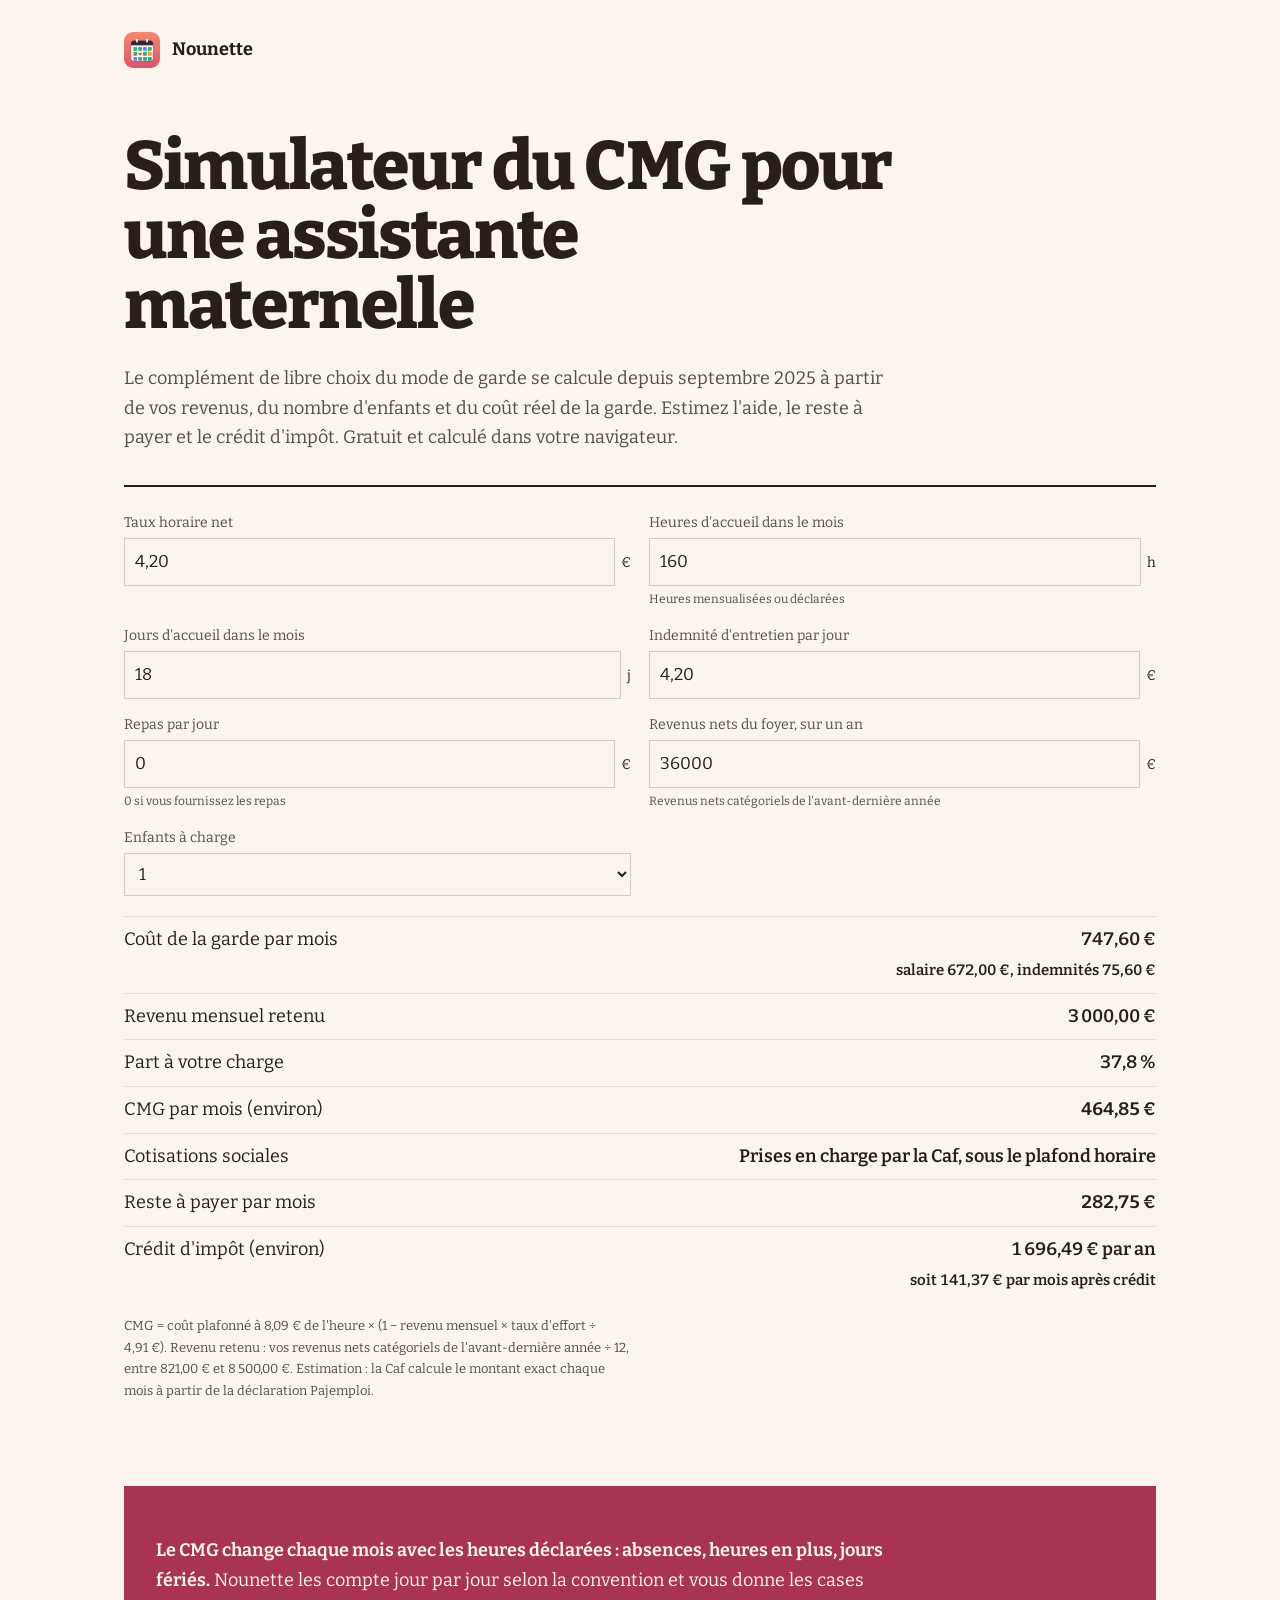
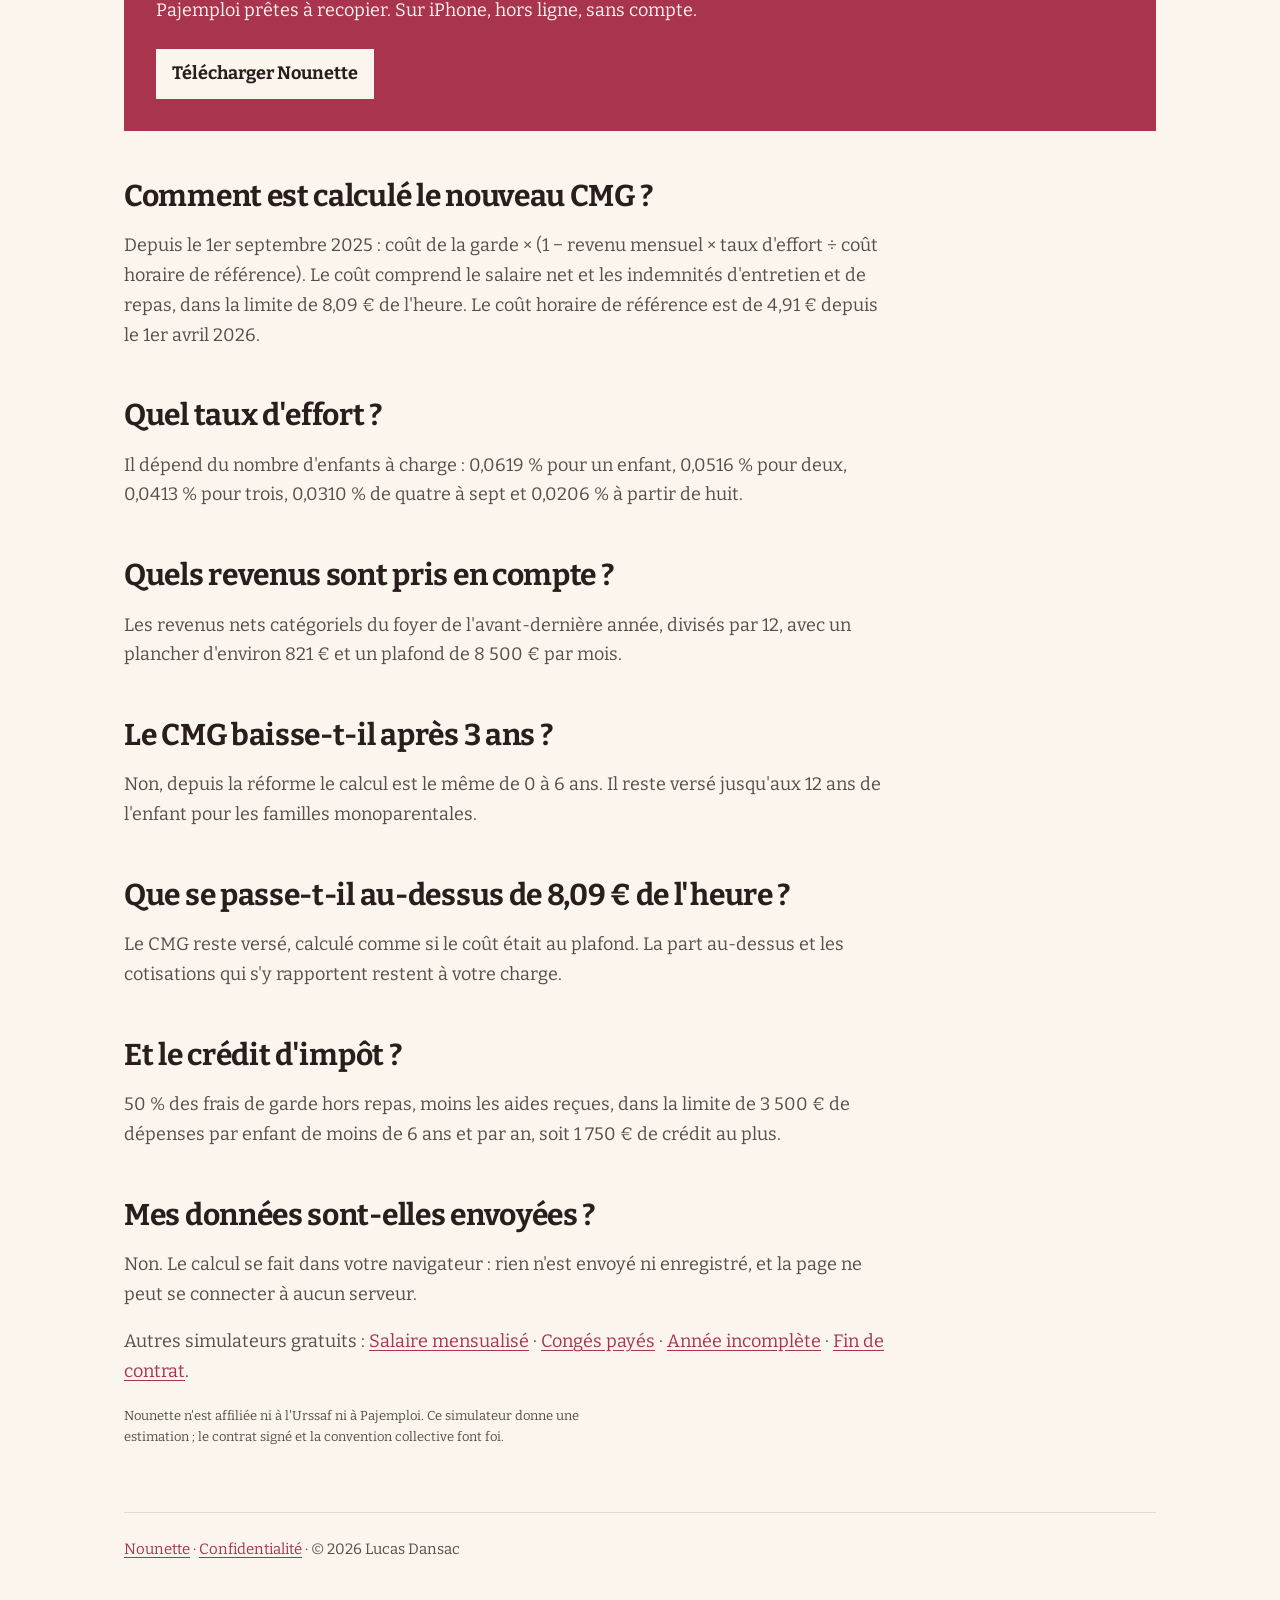
<file: simulateur-cmg-assistante-maternelle.html>
<!doctype html>
<html lang="fr"><head><meta charset="utf-8"><meta http-equiv="Content-Security-Policy" content="default-src 'self'; script-src 'self'; style-src 'self' 'unsafe-inline'; img-src 'self' data:; connect-src 'none'; object-src 'none'; base-uri 'none'; form-action 'none'"><meta name="referrer" content="no-referrer"><meta name="viewport" content="width=device-width,initial-scale=1">
<title>Simulateur CMG assistante maternelle 2026 : montant de l&#x27;aide Caf et reste à charge | Nounette</title>
<meta name="description" content="Calculez le CMG (complément de libre choix du mode de garde) avec le nouveau calcul de la Caf : aide par mois, cotisations prises en charge, reste à payer et crédit d&#x27;impôt. Valeurs d&#x27;avril 2026, gratuit.">
<link rel="canonical" href="https://komorebideuxiemedunom.github.io/nounette-app/simulateur-cmg-assistante-maternelle.html"><link rel="preload" href="fonts/bitter.woff2" as="font" type="font/woff2" crossorigin><link rel="stylesheet" href="style.css"><script src="cmg.js" defer></script>
<script type="application/ld+json">{"@context": "https://schema.org", "@type": "WebApplication", "name": "Simulateur du CMG pour une assistante maternelle", "applicationCategory": "FinanceApplication", "operatingSystem": "Web", "offers": {"@type": "Offer", "price": "0", "priceCurrency": "EUR"}, "url": "https://komorebideuxiemedunom.github.io/nounette-app/simulateur-cmg-assistante-maternelle.html"}</script>
<script type="application/ld+json">{"@context": "https://schema.org", "@type": "FAQPage", "mainEntity": [{"@type": "Question", "name": "Comment est calculé le nouveau CMG ?", "acceptedAnswer": {"@type": "Answer", "text": "Depuis le 1er septembre 2025 : coût de la garde × (1 − revenu mensuel × taux d'effort ÷ coût horaire de référence). Le coût comprend le salaire net et les indemnités d'entretien et de repas, dans la limite de 8,09 € de l'heure. Le coût horaire de référence est de 4,91 € depuis le 1er avril 2026."}}, {"@type": "Question", "name": "Quel taux d'effort ?", "acceptedAnswer": {"@type": "Answer", "text": "Il dépend du nombre d'enfants à charge : 0,0619 % pour un enfant, 0,0516 % pour deux, 0,0413 % pour trois, 0,0310 % de quatre à sept et 0,0206 % à partir de huit."}}, {"@type": "Question", "name": "Quels revenus sont pris en compte ?", "acceptedAnswer": {"@type": "Answer", "text": "Les revenus nets catégoriels du foyer de l'avant-dernière année, divisés par 12, avec un plancher d'environ 821 € et un plafond de 8 500 € par mois."}}, {"@type": "Question", "name": "Le CMG baisse-t-il après 3 ans ?", "acceptedAnswer": {"@type": "Answer", "text": "Non, depuis la réforme le calcul est le même de 0 à 6 ans. Il reste versé jusqu'aux 12 ans de l'enfant pour les familles monoparentales."}}, {"@type": "Question", "name": "Que se passe-t-il au-dessus de 8,09 € de l'heure ?", "acceptedAnswer": {"@type": "Answer", "text": "Le CMG reste versé, calculé comme si le coût était au plafond. La part au-dessus et les cotisations qui s'y rapportent restent à votre charge."}}, {"@type": "Question", "name": "Et le crédit d'impôt ?", "acceptedAnswer": {"@type": "Answer", "text": "50 % des frais de garde hors repas, moins les aides reçues, dans la limite de 3 500 € de dépenses par enfant de moins de 6 ans et par an, soit 1 750 € de crédit au plus."}}, {"@type": "Question", "name": "Mes données sont-elles envoyées ?", "acceptedAnswer": {"@type": "Answer", "text": "Non. Le calcul se fait dans votre navigateur : rien n'est envoyé ni enregistré, et la page ne peut se connecter à aucun serveur."}}]}</script></head>
<body><main><a class="marque" href="index.html"><img src="icon.png" alt="">Nounette</a>
<h1>Simulateur du CMG pour une assistante maternelle</h1>
<p>Le complément de libre choix du mode de garde se calcule depuis septembre 2025 à partir de vos revenus, du nombre d'enfants et du coût réel de la garde. Estimez l'aide, le reste à payer et le crédit d'impôt. Gratuit et calculé dans votre navigateur.</p>
<form class="card" id="calcul">
<div class="champs">
<label>Taux horaire net<span><input id="taux" inputmode="decimal" value="4,20"> €</span></label>
<label>Heures d'accueil dans le mois<span><input id="heuresMois" inputmode="decimal" value="160"> h</span><small>Heures mensualisées ou déclarées</small></label>
<label>Jours d'accueil dans le mois<span><input id="joursMois" inputmode="decimal" value="18"> j</span></label>
<label>Indemnité d'entretien par jour<span><input id="entretien" inputmode="decimal" value="4,20"> €</span></label>
<label>Repas par jour<span><input id="repas" inputmode="decimal" value="0"> €</span><small>0 si vous fournissez les repas</small></label>
<label>Revenus nets du foyer, sur un an<span><input id="revenus" inputmode="decimal" value="36000"> €</span><small>Revenus nets catégoriels de l'avant-dernière année</small></label>
<label>Enfants à charge<span><select id="enfants"><option value="1" selected>1</option><option value="2">2</option><option value="3">3</option><option value="4">4</option><option value="5">5</option><option value="6">6</option><option value="7">7</option><option value="8">8 ou plus</option></select></span></label>
</div>
<div id="resultat" aria-live="polite"></div>
</form>
<div class="cta"><p><strong>Le CMG change chaque mois avec les heures déclarées : absences, heures en plus, jours fériés.</strong> Nounette les compte jour par jour selon la convention et vous donne les cases Pajemploi prêtes à recopier. Sur iPhone, hors ligne, sans compte.</p><a class="btn" href="https://apps.apple.com/fr/app/id6818434305">Télécharger Nounette</a></div>
<h2>Comment est calculé le nouveau CMG ?</h2><p>Depuis le 1er septembre 2025 : coût de la garde × (1 − revenu mensuel × taux d'effort ÷ coût horaire de référence). Le coût comprend le salaire net et les indemnités d'entretien et de repas, dans la limite de 8,09 € de l'heure. Le coût horaire de référence est de 4,91 € depuis le 1er avril 2026.</p><h2>Quel taux d'effort ?</h2><p>Il dépend du nombre d'enfants à charge : 0,0619 % pour un enfant, 0,0516 % pour deux, 0,0413 % pour trois, 0,0310 % de quatre à sept et 0,0206 % à partir de huit.</p><h2>Quels revenus sont pris en compte ?</h2><p>Les revenus nets catégoriels du foyer de l'avant-dernière année, divisés par 12, avec un plancher d'environ 821 € et un plafond de 8 500 € par mois.</p><h2>Le CMG baisse-t-il après 3 ans ?</h2><p>Non, depuis la réforme le calcul est le même de 0 à 6 ans. Il reste versé jusqu'aux 12 ans de l'enfant pour les familles monoparentales.</p><h2>Que se passe-t-il au-dessus de 8,09 € de l'heure ?</h2><p>Le CMG reste versé, calculé comme si le coût était au plafond. La part au-dessus et les cotisations qui s'y rapportent restent à votre charge.</p><h2>Et le crédit d'impôt ?</h2><p>50 % des frais de garde hors repas, moins les aides reçues, dans la limite de 3 500 € de dépenses par enfant de moins de 6 ans et par an, soit 1 750 € de crédit au plus.</p><h2>Mes données sont-elles envoyées ?</h2><p>Non. Le calcul se fait dans votre navigateur : rien n'est envoyé ni enregistré, et la page ne peut se connecter à aucun serveur.</p>
<p>Autres simulateurs gratuits : <a href="calcul-salaire-assistante-maternelle.html">Salaire mensualisé</a> · <a href="calcul-conges-payes-assistante-maternelle.html">Congés payés</a> · <a href="mensualisation-annee-incomplete-assistante-maternelle.html">Année incomplète</a> · <a href="indemnite-rupture-assistante-maternelle.html">Fin de contrat</a>.</p>
<p class="note">Nounette n'est affiliée ni à l'Urssaf ni à Pajemploi. Ce simulateur donne une estimation ; le contrat signé et la convention collective font foi.</p>
<footer><a href="index.html">Nounette</a> · <a href="confidentialite.html">Confidentialité</a> · © 2026 Lucas Dansac</footer></main></body></html>
</file>
<file: style.css>
/* Nounette : le mois de l'assistante maternelle. Bitter, crème et rose framboise. Échelle de 8 px. */
@font-face{font-family:"Bitter";src:url(fonts/bitter.woff2) format("woff2");font-weight:100 900;font-display:swap}
:root{--bg:#FBF5EE;--ink:#2A1E1C;--muted:#5A4C48;--accent:#A8344D;--trait:#E6D9CC;--jour:#F1E2D6;--card:#FBF5EE;
  --s1:8px;--s2:16px;--s3:24px;--s4:32px;--s6:48px;--s8:64px;--s12:96px}
@media (prefers-color-scheme:dark){:root{--bg:#1B1514;--ink:#F6EDE6;--muted:#C4B5AE;--accent:#F08AA0;--trait:#3A2E2B;--jour:#2A211F;--card:#1B1514}}
*{box-sizing:border-box}html{background:var(--bg)}
body{margin:0;color:var(--ink);font:400 18px/1.65 "Bitter",Georgia,serif}
main{max-width:1080px;margin:0 auto;padding:var(--s4) var(--s3) var(--s8)}
a{color:var(--accent);text-underline-offset:3px}a:hover,a:focus-visible{color:var(--ink);text-decoration-thickness:2px}
:focus-visible{outline:2px solid var(--accent);outline-offset:3px}
p,li{color:var(--muted);max-width:64ch}strong{color:var(--ink);font-weight:650}
.marque{display:inline-flex;align-items:center;gap:12px;color:var(--ink);text-decoration:none;font-weight:700;margin-bottom:var(--s8)}
.marque img{width:36px;height:36px;border-radius:9px}
h1{font-weight:800;font-size:clamp(38px,5.6vw,68px);line-height:1.02;letter-spacing:-.02em;margin:0 0 var(--s3);max-width:18ch}
h1.geant{font-size:clamp(60px,8.6vw,108px);line-height:.9;letter-spacing:-.04em}
h2{font-weight:700;font-size:clamp(22px,2.4vw,30px);line-height:1.15;letter-spacing:-.01em;margin:var(--s6) 0 var(--s2)}
.card{background:none;border-top:2px solid var(--ink);padding:var(--s3) 0;margin:var(--s4) 0}
footer{margin-top:var(--s8);padding-top:var(--s3);border-top:1px solid var(--trait);font-size:15px;color:var(--muted)}
.chapeau{font-size:clamp(21px,2.3vw,27px);line-height:1.4;color:var(--ink);max-width:30ch;margin:0}

/* Le mois : la signature de Nounette */
.haut{display:grid;grid-template-columns:minmax(0,1.1fr) minmax(0,1fr);gap:var(--s6);align-items:end;margin-bottom:var(--s8)}
.mois{margin:0}
.mois figcaption{display:flex;justify-content:space-between;font-weight:700;font-size:20px;margin-bottom:var(--s2)}
.mois figcaption span{color:var(--muted);font-weight:400;font-size:16px}
.mois ol{list-style:none;margin:0;padding:0;display:grid;grid-template-columns:repeat(7,1fr);gap:4px}
.mois li{aspect-ratio:1;background:var(--jour);display:flex;align-items:flex-start;justify-content:flex-start;padding:6px;font-size:14px;color:var(--muted);max-width:none;font-variant-numeric:tabular-nums}
.mois li.t{background:var(--accent);color:var(--bg);font-weight:700}
.mois li.v{background:none}
.mois li.e{background:none;border:1px solid var(--trait)}
.formule{font-size:clamp(18px,1.8vw,21px);color:var(--ink);margin:var(--s3) 0 0;max-width:none}
.formule b{color:var(--accent)}
.outils{list-style:none;margin:0;padding:0;counter-reset:o}
.outils li{max-width:none;border-top:1px solid var(--trait)}
.outils a{display:grid;grid-template-columns:72px 1fr;gap:var(--s3);padding:var(--s3) 0;text-decoration:none;color:var(--ink)}
.outils a::before{counter-increment:o;content:counter(o,decimal-leading-zero);font-weight:300;font-size:40px;line-height:1;color:var(--accent)}
.outils b{display:block;font-size:clamp(22px,2.4vw,28px);line-height:1.2}
.outils span{color:var(--muted)}
.outils a:hover b,.outils a:focus-visible b{text-decoration:underline;text-decoration-color:var(--accent);text-decoration-thickness:3px;text-underline-offset:5px}
.faq{display:grid;grid-template-columns:minmax(0,1fr) minmax(0,2fr);gap:var(--s1) var(--s6);border-top:1px solid var(--trait);padding:var(--s3) 0}
.faq h3{margin:0;font-size:20px;line-height:1.3}.faq p{margin:0}
@media (max-width:760px){main{padding:var(--s3) var(--s2) var(--s6)}.marque{margin-bottom:var(--s6)}.haut,.faq{grid-template-columns:1fr}.outils a{grid-template-columns:48px 1fr;gap:var(--s2)}.outils a::before{font-size:28px}}
@media (prefers-reduced-motion:reduce){*{transition:none!important}}
.champs{display:grid;grid-template-columns:1fr 1fr;gap:14px 18px}
.champs label{display:flex;flex-direction:column;gap:4px;font-size:14px;color:var(--muted)}
.champs label span{display:flex;align-items:center;gap:6px;color:var(--ink)}
.champs input,.champs select{width:100%;font:inherit;font-size:17px;padding:9px 10px;border-radius:0;border:1px solid rgba(127,127,127,.35);background:var(--bg);color:var(--ink)}
.champs small{font-size:12px}
#resultat{margin-top:20px}#resultat table{width:100%;border-collapse:collapse}
#resultat td{padding:8px 0;border-top:1px solid rgba(127,127,127,.2);color:var(--ink);vertical-align:top}
#resultat td:last-child{text-align:right;padding-left:12px}
.alerte{border-left:4px solid var(--accent);color:var(--ink);padding:var(--s1) var(--s2)}
.note{font-size:13px}
.cta{background:var(--accent);padding:var(--s4);margin:var(--s6) 0}.cta p,.cta strong{color:var(--bg)}
.cta .btn{display:inline-block;background:var(--bg);color:var(--ink);font-weight:700;border-radius:0;padding:10px 16px;text-decoration:none;margin-top:6px}
@media (max-width:560px){.champs{grid-template-columns:1fr}#resultat td:last-child{text-align:left}}
.cta .btn:hover,.cta .btn:focus-visible{background:var(--ink);color:var(--bg)}
#resultat td:last-child{font-variant-numeric:tabular-nums;font-weight:600}
</file>
